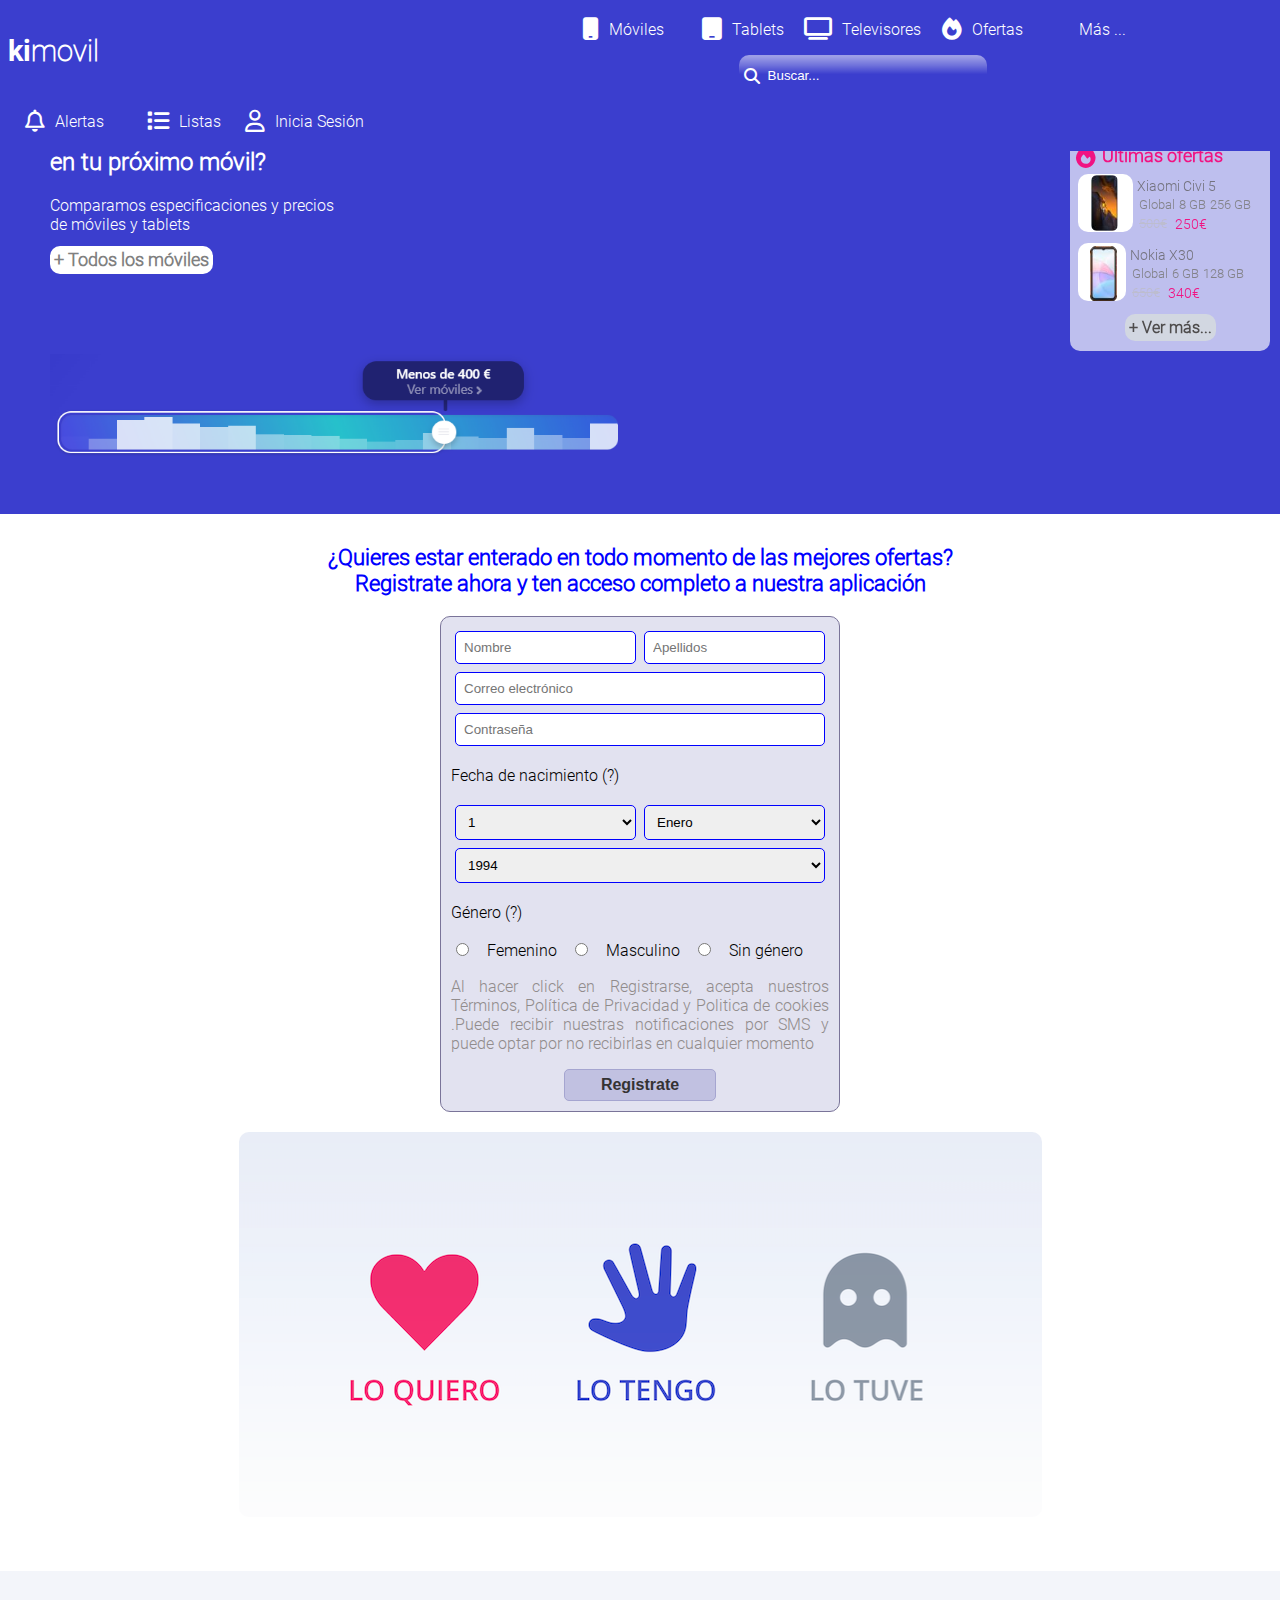
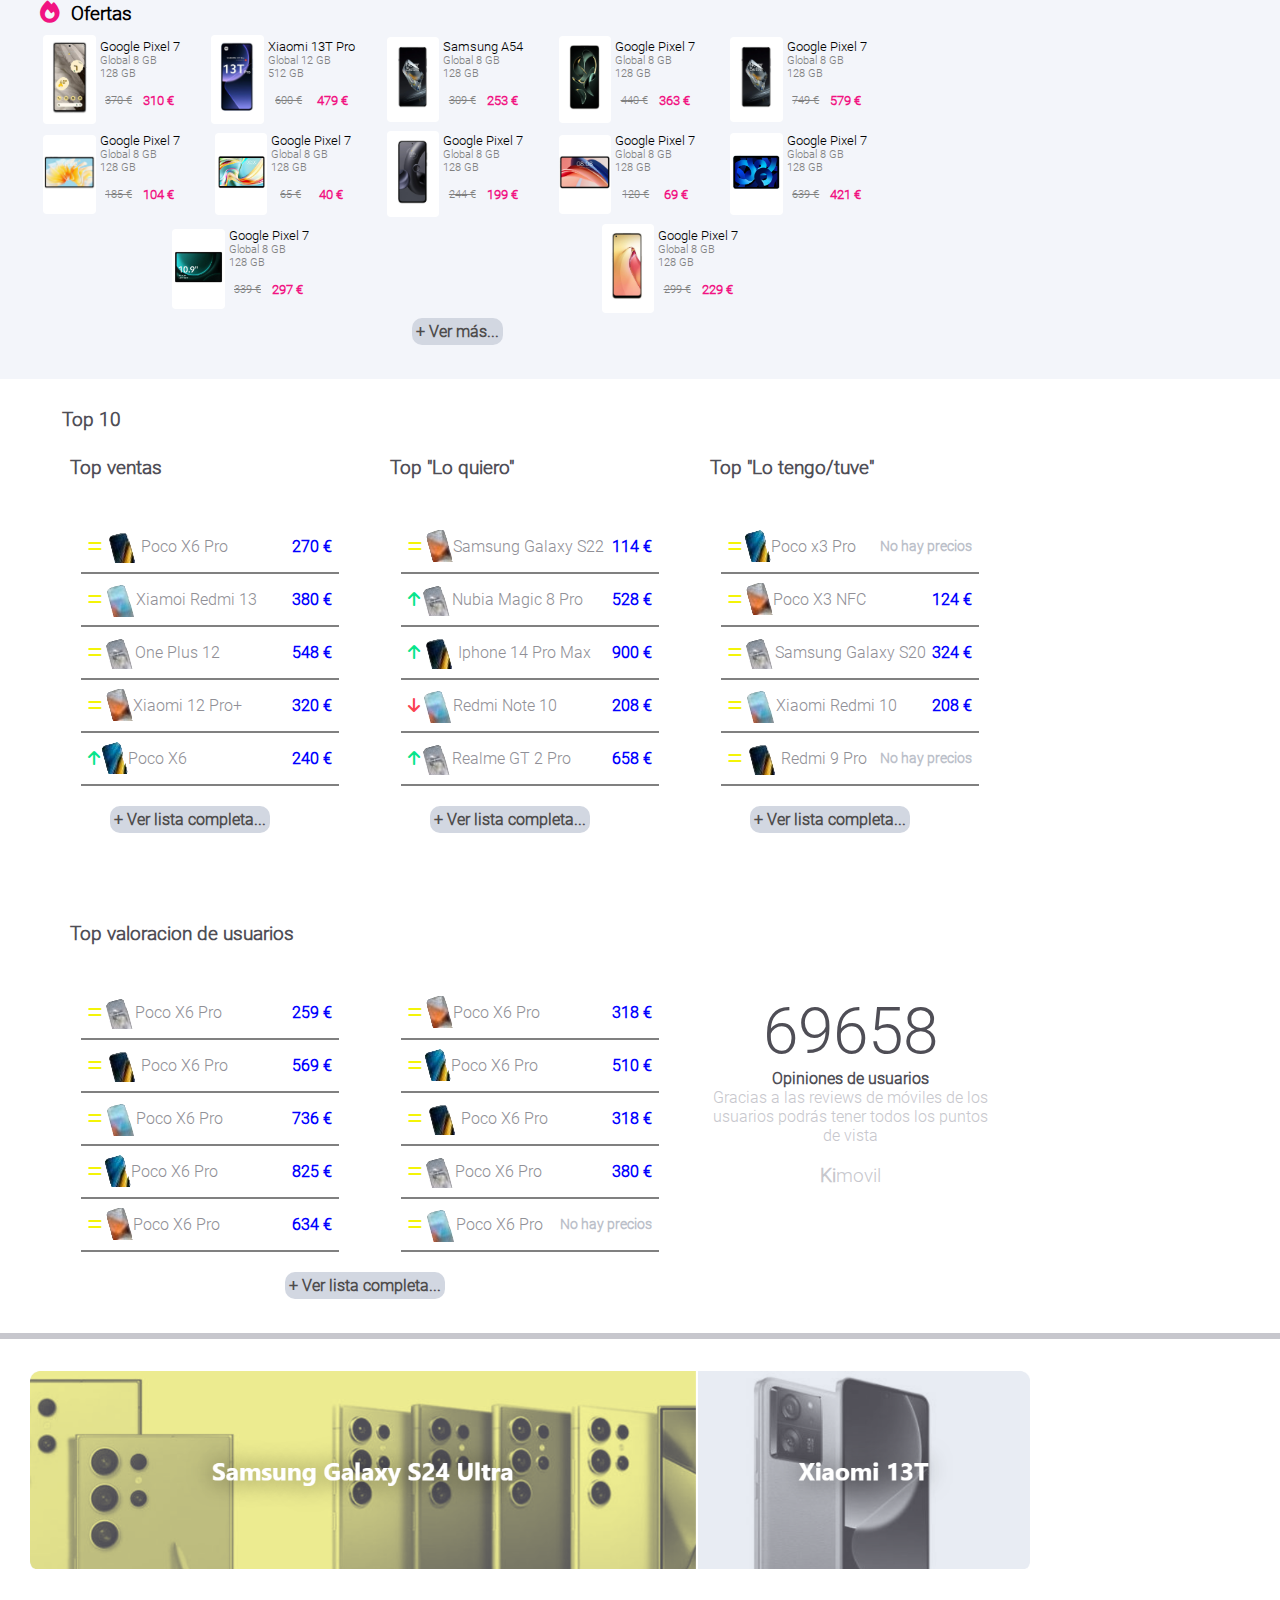
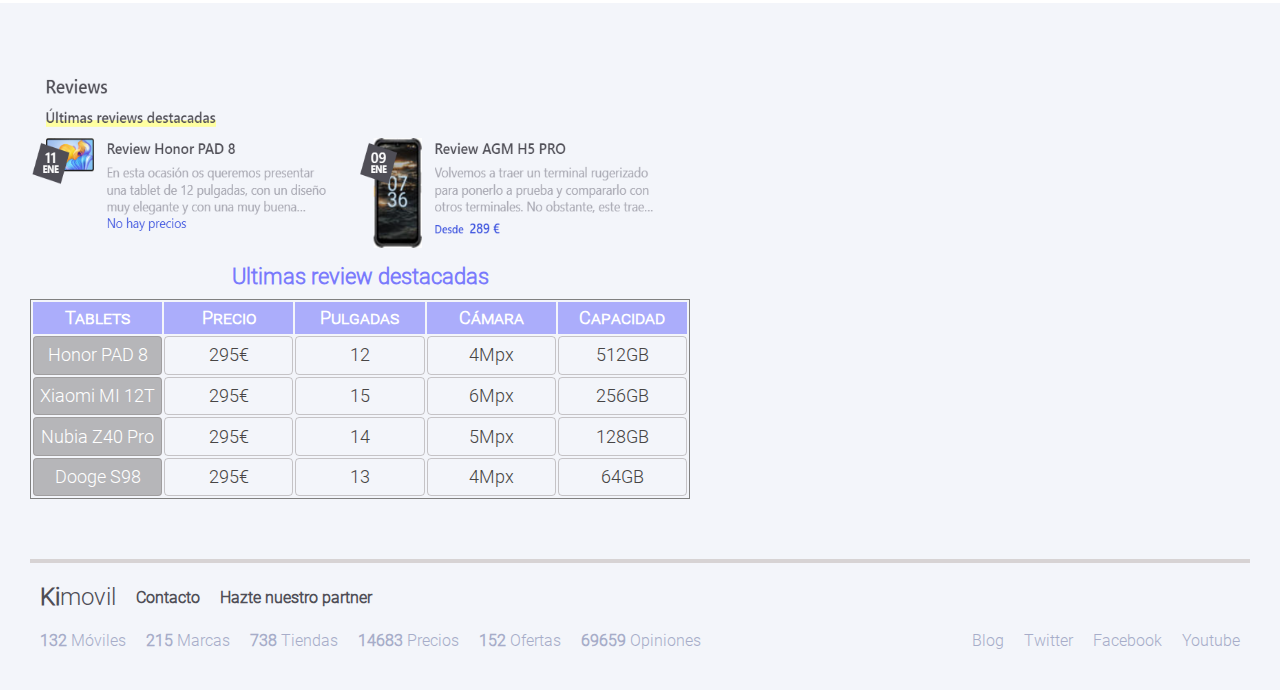
<file: index.html>
<!DOCTYPE html>
<html lang="en">

<head>
  <meta charset="UTF-8">
  <meta name="viewport" content="width=device-width, initial-scale=1.0">
  <title>Teléfonos móviles: tu smartphone (celular) al mejor precio - Kimovil</title>
  <link rel="stylesheet" href="./css/style.css">
  <link rel="stylesheet" href="./css/header.css">
  <link rel="stylesheet" href="./css/section.css">
  <link rel="stylesheet" href="./css/devices.css">
  <link rel="stylesheet" href="./css/forms.css">
  <link rel="stylesheet" href="./css/footer.css">
  <link rel="stylesheet" href="https://cdnjs.cloudflare.com/ajax/libs/font-awesome/6.5.1/css/all.min.css">
  <link rel="shortcut icon" href="./assets/imagesIndex/favicon.png" type="image/x-icon">
</head>


<body>
  <!-- header -->
  <header class="header">
    <div class="header-container">
      <!-- title header -->
      <h1 class="header__title">
        <a class="header__title-kimovil" href="./index.html">
          <span class="header__title header__title--bold">ki</span>movil
        </a>
      </h1>
      <!-- nav header -->
      <div class="nav-container">

        <!-- nav -->
        <nav class="nav">
          <ul class="nav__list">
            <li class="nav__item">
              <a class="nav__link" href="./pages/moviles.html">
                <i class="fa-solid fa-mobile icon"></i>
                <p class="nav__text">Móviles</p>
              </a>
            </li>
            <li class="nav__item">
              <a class="nav__link" href="https://www.kimovil.com/es/tablets">
                <i class="fa-solid fa-tablet icon"></i>
                <p class="nav__text">Tablets</p>
              </a>
            </li>
            <li class="nav__item">
              <a class="nav__link" href="https://www.kitele.com/es/comparar-televisores/f_c+countryCode.es">
                <i class="fa-solid fa-tv icon"></i>
                <p class="nav__text">Televisores</p>
              </a>
            </li>

            <li class="nav__item">
              <a class="nav__link" href="https://www.kimovil.com/es/special/dailydeals">
                <i class="fa-solid fa-fire icon"></i>
                <p class="nav__text">Ofertas</p>
              </a>
            </li>
            <li class="nav__item">
              <a class="nav__link" href="https://telegram.me/kimovil_chollos">
                <p class="nav__text">Más ...</p>
              </a>
            </li>
          </ul>
        </nav>

        <!-- input -->
        <div class="container__input">
          <label for="input" class="label">
            <i class="fa-solid fa-magnifying-glass icon__glass"></i>
            <input id="input" name="input" class="input" type="text" placeholder="Buscar...">
          </label>
        </div>
        <!-- nav container end-->
      </div>

      <!-- nav -->
      <nav class="nav">
        <ul class="nav__list">
          <li class="nav__item">
            <a class="nav__link" href="https://telegram.me/kimovil_chollos">
              <i class="fa-regular fa-bell icon"></i>
              <p class="nav__text">Alertas</p>
            </a>
          </li>
          <li class="nav__item">
            <a class="nav__link" href="https://telegram.me/kimovil_chollos">
              <i class="fa-solid fa-list icon"></i>
              <p class="nav__text">Listas</p>
            </a>
          </li>
          <li class="nav__item">
            <a class="nav__link"
              href="https://accounts.google.com/o/oauth2/auth/oauthchooseaccount?response_type=code&client_id=1019416491413-257v0oekv74nrieb6vu41ae0c8b315jq.apps.googleusercontent.com&scope=https%3A%2F%2Fwww.googleapis.com%2Fauth%2Fuserinfo.email%20https%3A%2F%2Fwww.googleapis.com%2Fauth%2Fuserinfo.profile&redirect_uri=https%3A%2F%2Fwww.kimovil.com%2Flogin%2Fcheck-google&service=lso&o2v=1&theme=mn&ddm=0&flowName=GeneralOAuthFlow">
              <i class="fa-regular fa-user icon"></i>
              <p class="nav__text">Inicia Sesión</p>
            </a>
          </li>
        </ul>
      </nav>
      <!-- header container end -->
    </div>
    <!-- header -->
  </header>
  <!-- container -->
  <div class="container">
    <!-- primer section que va al 100% -->
    <section class="section section--blue">
      <!-- el contenedor que tiene los artulos y tiene uns medidad fija -->
      <div class="section-container">
        <!-- SECTION PRINIPAL DE INFORMACION -->
        <div class="info">

          <!-- HEADER DE LA INFORMACION -->
          <div class="info__description">
            <h2 class="info__title">¿Cuánto te quieres gastar en tu próximo móvil?</h2>
            <p class="info__text">Comparamos especificaciones y precios de móviles y tablets</p>
            <a class="info__link" href="./pages/moviles.html" target="_blank">
              <strong>+ Todos los móviles</strong>
            </a>
          </div>


          <!-- INPUT RANGE PARA LOS PRECIOS -->
          <div class="info__container-range">
            <img class="comparador" src="./assets/imagesIndex/comparador1.png" alt="">
            <!-- seccion de todos los moviles y el range de precios -->
          </div>

          <!-- primer section que contiene titulo y subtitulo -->
        </div>
      </div>
    </section>

    <!-- CONTENEDOR FIXED -->
    <div class="advs">
      <div class="advs__title">
        <i class="fa-solid fa-fire icons"></i>
        <p class="title">Ultimas ofertas</p>
      </div>
      <div class="advs__phone">
        <div class="advs__phone-image">
          <img class="phone__image" src="./assets/imagesIndex/movilfixed.png" alt="movil1">
        </div>
        <div class="advs__phone-characteristics">
          <p class="phone__name">Xiaomi Civi 5</p>
          <div class="advs__memory">
            <p class="advs__memory-text">Global</p>
            <p class="advs__memory-text"> 8 GB </p>
            <p class="advs__memory-text"> 256 GB</p>
          </div>
          <div class="advs__price">
            <p class="price-original">500€</p>
            <p class="price-sales">250€</p>
          </div>
        </div>
      </div>

      <div class="advs__phone">
        <div class="advs__phone-image">
          <img class="phone__image" src="./assets/imagesIndex/movilfixed1.png" alt="movil1">
        </div>
        <div class="advs__phone-characteristics">
          <p class="phone__name">Nokia X30</p>
          <div class="advs__memory">
            <p class="advs__memory-text">Global</p>
            <p class="advs__memory-text"> 6 GB </p>
            <p class="advs__memory-text"> 128 GB</p>
          </div>
          <div class="advs__price">
            <p class="price-original">650€</p>
            <p class="price-sales">340€</p>
          </div>
        </div>
      </div>
         <!-- boton para ver mas articulos -->
         <div class="button button-advs">
          <a class="button__link" href="https://www.kimovil.com/es/special/dailydeals"
              target="_blank">
              <strong>+ Ver más...</strong>
          </a>
      </div>
    </div>

    

    <!-- *******FORMS***** -->
    <section class="section section--white">
      <div class="section-container ">
        <!-- formulario -->
        <div class="form-title">
          <p class="register">¿Quieres estar enterado en todo momento de las mejores ofertas?</p>
          <p class="register">Registrate ahora y ten acceso completo a nuestra aplicación</p>
        </div>

        <div class="container__form">
          <form class="form" action="">
            <div class="user-data">
              <input class="input-data" type="text" id="name" name="name" placeholder="Nombre">
              <input class="input-data" type="text" id="name" name="name" placeholder="Apellidos">
            </div>

            <div class="user-email">
              <input class="input-email" type="email" id="email" name="email" placeholder="Correo electrónico" required>
            </div>

            <div class="user-password">
              <input class="input-password" type="password" id="password" name="password" placeholder="Contraseña"
                required>
            </div>

            <p>Fecha de nacimiento (?)</p>

            <div class="user-date">
              <select class="input-date" name="day" id="day">
                <option value="day">1</option>
                <option value="day">2</option>
                <option value="day">3</option>
                <option value="day">4</option>
                <option value="day">5</option>
                <option value="day">6</option>
                <option value="day">7</option>
                <option value="day">8</option>
                <option value="day">9</option>
                <option value="day">10</option>
              </select>

              <select class="input-date" name="month" id="month">
                <option value="month">Enero</option>
                <option value="month">Febrero</option>
                <option value="month">Marzo</option>
                <option value="month">Abril</option>
                <option value="month">Mayo</option>
                <option value="month">Junio</option>
                <option value="month">Julio</option>
                <option value="month">Agosto</option>

              </select>

              <select class="input-date" name="year" id="year">
                <option value="year">1994</option>
                <option value="year">1995</option>
                <option value="year">1996</option>
                <option value="year">1997</option>
                <option value="year">1998</option>
                <option value="year">1999</option>
              </select>

            </div>

            <p>Género (?)</p>


            <div class="user-gender">
              <input class="input-gender" type="radio" id="femenino" name="femenino" value="Femenino">
              <label class="input-gender" for="">Femenino</label>

              <input class="input-gender" type="radio" id="masculino" name="masculino" value="Femenino">
              <label class="input-gender" for="">Masculino</label>

              <input class="input-gender" type="radio" id="gender" name="gender" value="Femenino">
              <label class="input-gender" for="">Sin género</label>



              <p class="accept-register">Al hacer click en Registrarse, acepta nuestros Términos, Política de Privacidad
                y
                Politica de cookies .Puede recibir nuestras notificaciones por SMS y puede optar por no recibirlas en
                cualquier momento</p>

              <div class="container-button">
                <button class="button-register">Registrate</button>
              </div>

            </div>
          </form>

          <!-- IMAGEN-->
          <div class="container__image-form">
            <img class="image__form" src="./assets/imagesIndex/iconos.webp" alt="">
          </div>


        </div>
      </div>
    </section>


    <!-- SECTION PRIMERA DE DISPOSITIVOS************************-->
    <section class="section section--gray">
      <!-- el contenedor que tiene los artulos y tiene uns medidad fija -->
      <div class="section-container section-container--phones">
        <!-- container ofertas -->
        <h3 class="section__title">
          <i class="fa-solid fa-fire icons"></i>
          Ofertas
        </h3>

        <!-- contenedor que tiene los moviles -->
        <div class="devices">

          <!-- CONETENDOR MOVIL 1 -->
          <div class="device">
            <!-- contenedor imagen -->
            <div class="device__container-image">
              <a class="device__link" href="">
                <img class="device__image" src="./assets/imagesIndex/movil1.png" alt="movil1">
              </a>
              <!-- contenedor imagen -->
            </div>

            <!-- contenedor de las caracterisitcas en columna -->
            <div class="characteristics">
              <p class="characteristics__text">Google Pixel 7</p>
              <p class="characteristics__text--gray">Global 8 GB</p>
              <p class="characteristics__text--gray">128 GB</p>

              <!-- contenedor precio tachado -->
              <div class="characteristics__prices">
                <p class="characteristics__price">370 €</p>
                <p class="characteristics__reduced">310 €</p>
              </div>
              <!-- contenedor de las caracterisitcas en columna -->
            </div>
            <!-- contenedor 1 del movil -->
          </div>

          <!-- CONTENEDOR MOVIL 2-->
          <div class="device">
            <!-- contenedor imagen -->
            <div class="device__container-image">
              <a class="device__link" href="">
                <img class="device__image" src="./assets/imagesIndex/movil2.png" alt="movil2">
              </a>
              <!-- contenedor imagen -->
            </div>

            <!-- contenedor de las caracterisitcas en columna -->
            <div class="characteristics">
              <p class="characteristics__text">Xiaomi 13T Pro</p>
              <p class="characteristics__text--gray">Global 12 GB</p>
              <p class="characteristics__text--gray">512 GB</p>

              <!-- contenedor precio tachado -->
              <div class="characteristics__prices">
                <p class="characteristics__price">600 €</p>
                <p class="characteristics__reduced">479 €</p>
              </div>
              <!-- contenedor de las caracterisitcas en columna -->
            </div>
            <!-- contenedor 2 del movil -->
          </div>

          <!-- CONTENEDOR MOVIL 3-->
          <div class="device">
            <!-- contenedor imagen -->
            <div class="device__container-image">
              <a class="device__link" href="">
                <img class="device__image" src="./assets/imagesIndex/movil3png.png" alt="movil3">
              </a>
              <!-- contenedor imagen -->
            </div>

            <!-- contenedor de las caracterisitcas en columna -->
            <div class="characteristics">
              <p class="characteristics__text">Samsung A54</p>
              <p class="characteristics__text--gray">Global 8 GB</p>
              <p class="characteristics__text--gray">128 GB</p>

              <!-- contenedor precio tachado -->
              <div class="characteristics__prices">
                <p class="characteristics__price">309 €</p>
                <p class="characteristics__reduced">253 €</p>
              </div>
              <!-- contenedor de las caracterisitcas en columna -->
            </div>
            <!-- contenedor 3 del movil -->
          </div>

          <!-- CONTENEDOR MOVIL 4-->
          <div class="device">
            <!-- contenedor imagen -->
            <div class="device__container-image">
              <a class="device__link" href="">
                <img class="device__image" src="./assets/imagesIndex/movil4.png" alt="movil4">
              </a>
              <!-- contenedor imagen -->
            </div>

            <!-- contenedor de las caracterisitcas en columna -->
            <div class="characteristics">
              <p class="characteristics__text">Google Pixel 7</p>
              <p class="characteristics__text--gray">Global 8 GB</p>
              <p class="characteristics__text--gray">128 GB</p>

              <!-- contenedor precio tachado -->
              <div class="characteristics__prices">
                <p class="characteristics__price">440 €</p>
                <p class="characteristics__reduced">363 €</p>
              </div>
              <!-- contenedor de las caracterisitcas en columna -->
            </div>
            <!-- contenedor 4 del movil -->
          </div>

          <!-- CONTENEDOR MOVIL 5-->
          <div class="device">
            <!-- contenedor imagen -->
            <div class="device__container-image">
              <a class="device__link" href="">
                <img class="device__image" src="./assets/imagesIndex/movil3png.png" alt="movil3">
              </a>
              <!-- contenedor imagen -->
            </div>

            <!-- contenedor de las caracterisitcas en columna -->
            <div class="characteristics">
              <p class="characteristics__text">Google Pixel 7</p>
              <p class="characteristics__text--gray">Global 8 GB</p>
              <p class="characteristics__text--gray">128 GB</p>

              <!-- contenedor precio tachado -->
              <div class="characteristics__prices">
                <p class="characteristics__price">749 €</p>
                <p class="characteristics__reduced">579 €</p>
              </div>
              <!-- contenedor de las caracterisitcas en columna -->
            </div>
            <!-- contenedor 5 del movil -->
          </div>

          <!-- CONTENEDOR MOVIL/TABLET 6-->
          <div class="device">
            <!-- contenedor imagen -->
            <div class="device__container-image device__container-image--tablet">
              <a href="">
                <img class="device__image" src="./assets/imagesIndex/tablet1.png" alt="movil1">
              </a>
              <!-- contenedor imagen -->
            </div>

            <!-- contenedor de las caracterisitcas en columna -->
            <div class="characteristics">
              <p class="characteristics__text">Google Pixel 7</p>
              <p class="characteristics__text--gray">Global 8 GB</p>
              <p class="characteristics__text--gray">128 GB</p>

              <!-- contenedor precio tachado -->
              <div class="characteristics__prices">
                <p class="characteristics__price">185 €</p>
                <p class="characteristics__reduced">104 €</p>
              </div>
              <!-- contenedor de las caracterisitcas en columna -->
            </div>
            <!-- contenedor 6 del movil -->
          </div>


          <!-- CONTENEDOR MOVIL 7-->
          <div class="device">
            <!-- contenedor imagen -->
            <div class="device__container-image device__container-image--tablet">
              <a class="device__link" href="">
                <img class="device__image" src="./assets/imagesIndex/tablet2.png" alt="tablet2">
              </a>
              <!-- contenedor imagen -->
            </div>

            <!-- contenedor de las caracterisitcas en columna -->
            <div class="characteristics">
              <p class="characteristics__text">Google Pixel 7</p>
              <p class="characteristics__text--gray">Global 8 GB</p>
              <p class="characteristics__text--gray">128 GB</p>

              <!-- contenedor precio tachado -->
              <div class="characteristics__prices">
                <p class="characteristics__price">65 €</p>
                <p class="characteristics__reduced">40 €</p>
              </div>
              <!-- contenedor de las caracterisitcas en columna -->
            </div>
            <!-- contenedor 7 del movil -->
          </div>


          <!-- CONTENEDOR MOVIL 8-->
          <div class="device">
            <!-- contenedor imagen -->
            <div class="device__container-image">
              <a class="device__link" href="">
                <img class="device__image" src="./assets/imagesIndex/moivl5.png" alt="movil5">
              </a>
              <!-- contenedor imagen -->
            </div>

            <!-- contenedor de las caracterisitcas en columna -->
            <div class="characteristics">
              <p class="characteristics__text">Google Pixel 7</p>
              <p class="characteristics__text--gray">Global 8 GB</p>
              <p class="characteristics__text--gray">128 GB</p>

              <!-- contenedor precio tachado -->
              <div class="characteristics__prices">
                <p class="characteristics__price">244 €</p>
                <p class="characteristics__reduced">199 €</p>
              </div>
              <!-- contenedor de las caracterisitcas en columna -->
            </div>
            <!-- contenedor 8 del movil -->
          </div>


          <!-- CONTENEDOR MOVIL 9-->
          <div class="device">
            <!-- contenedor imagen -->
            <div class="device__container-image device__container-image--tablet">
              <a class="device__link" href="">
                <img class="device__image" src="./assets/imagesIndex/tablet3.png" alt="tablet3">
              </a>
              <!-- contenedor imagen -->
            </div>

            <!-- contenedor de las caracterisitcas en columna -->
            <div class="characteristics">
              <p class="characteristics__text">Google Pixel 7</p>
              <p class="characteristics__text--gray">Global 8 GB</p>
              <p class="characteristics__text--gray">128 GB</p>

              <!-- contenedor precio tachado -->
              <div class="characteristics__prices">
                <p class="characteristics__price">120 €</p>
                <p class="characteristics__reduced">69 €</p>
              </div>
              <!-- contenedor de las caracterisitcas en columna -->
            </div>
            <!-- contenedor 9 del movil -->
          </div>


          <!-- CONTENEDOR MOVIL 10-->
          <div class="device">
            <!-- contenedor imagen -->
            <div class="device__container-image  device__container-image--tablet">
              <a class="device__link" href="">
                <img class="device__image" src="./assets/imagesIndex/tablet4.png" alt="tablet4">
              </a>
              <!-- contenedor imagen -->
            </div>

            <!-- contenedor de las caracterisitcas en columna -->
            <div class="characteristics">
              <p class="characteristics__text">Google Pixel 7</p>
              <p class="characteristics__text--gray">Global 8 GB</p>
              <p class="characteristics__text--gray">128 GB</p>

              <!-- contenedor precio tachado -->
              <div class="characteristics__prices">
                <p class="characteristics__price">639 €</p>
                <p class="characteristics__reduced">421 €</p>
              </div>
              <!-- contenedor de las caracterisitcas en columna -->
            </div>
            <!-- contenedor 10 del movil -->
          </div>


          <!-- CONTENEDOR MOVIL 11-->
          <div class="device">
            <!-- contenedor imagen -->
            <div class="device__container-image device__container-image--tablet">
              <a class="device__link" href="">
                <img class="device__image" src="./assets/imagesIndex/tablet5.png" alt="tablet5">
              </a>
              <!-- contenedor imagen -->
            </div>

            <!-- contenedor de las caracterisitcas en columna -->
            <div class="characteristics">
              <p class="characteristics__text">Google Pixel 7</p>
              <p class="characteristics__text--gray">Global 8 GB</p>
              <p class="characteristics__text--gray">128 GB</p>

              <!-- contenedor precio tachado -->
              <div class="characteristics__prices">
                <p class="characteristics__price">339 €</p>
                <p class="characteristics__reduced">297 €</p>
              </div>
              <!-- contenedor de las caracterisitcas en columna -->
            </div>
            <!-- contenedor 11 del movil -->
          </div>


          <!-- CONTENEDOR MOVIL 12-->
          <div class="device">
            <!-- contenedor imagen -->
            <div class="device__container-image">
              <a class="device__link" href="">
                <img class="device__image" src="./assets/imagesIndex/movil6.png" alt="movil6">
              </a>
              <!-- contenedor imagen -->
            </div>

            <!-- contenedor de las caracterisitcas en columna -->
            <div class="characteristics">
              <p class="characteristics__text">Google Pixel 7</p>
              <p class="characteristics__text--gray">Global 8 GB</p>
              <p class="characteristics__text--gray">128 GB</p>

              <!-- contenedor precio tachado -->
              <div class="characteristics__prices">
                <p class="characteristics__price">299 €</p>
                <p class="characteristics__reduced">229 €</p>
              </div>
              <!-- contenedor de las caracterisitcas en columna -->
            </div>
            <!-- contenedor 12 del movil -->
          </div>
          <!-- contenedor que tiene los moviles -->
        </div>

        <!-- boton para ver mas articulos -->
        <div class="button">
          <a class="button__link" href="https://www.kimovil.com/es/special/dailydeals" target="_blank">
            <strong>+ Ver más...</strong>
          </a>
        </div>

        <!-- el contenedor que tiene los artulos y tiene uns medidad fija -->
      </div>
      <!-- SECTION PRIMERA DE DISPOSITIVOS************************-->
    </section>

    <!-- *******SECTION SEGUNDA DE DISPOSITIVOS************************-->
    <section class="section section--white">
      <!-- el contenedor qur tiene los articulos y la meduda fija -->
      <div class="section-container section-container--sells">
        <h3 class="section__title section__title--sells">
          Top 10
        </h3>

        <!-- Section de los componentes d eventas -->
        <div class="sells">
          <!-- Componente primero top ventas -->
          <article class="sell">
            <h4 class="sell__title">
              Top ventas
            </h4>

            <!-- lista de los componentes -->
            <ol class="sell__list">

              <!-- COMPONENTE 1 -->
              <li class="sell__item">
                <!-- informacionn del componente -->
                <div class="sell__info">

                  <i class="icon--yellouw fa-solid fa-equals"></i>
                  <img src="./assets/imagesIndex/movilventas1.png" alt="movil1" class="sell__device">
                  <p class="sell__text">
                    Poco X6 Pro
                  </p>
                  <!-- informacionn del componente -->
                </div>
                <!--Precio componenete -->
                <p class="sell__price">
                  270 €
                </p>
              </li>
              <hr class="sell__line">
              <!-- COMPONENTE 1 -->

              <!-- COMPONENTE 2 -->
              <li class="sell__item">
                <!-- informacionn del componente -->
                <div class="sell__info">

                  <i class="icon--yellouw fa-solid fa-equals"></i>
                  <img src="./assets/imagesIndex/movilventas2.png" alt="movil2" class="sell__device">
                  <p class="sell__text">
                    Xiamoi Redmi 13
                  </p>
                  <!-- informacionn del componente -->
                </div>
                <!--Precio componenete -->
                <p class="sell__price">
                  380 €
                </p>
              </li>
              <hr class="sell__line">
              <!-- COMPONENTE 2 -->

              <!-- COMPONENTE 3 -->
              <li class="sell__item">
                <!-- informacionn del componente -->
                <div class="sell__info">

                  <i class="icon--yellouw fa-solid fa-equals"></i>
                  <img src="./assets/imagesIndex/movilventas3.png" alt="movil3" class="sell__device">
                  <p class="sell__text">
                    One Plus 12
                  </p>
                  <!-- informacionn del componente -->
                </div>
                <!--Precio componenete -->
                <p class="sell__price">
                  548 €
                </p>
              </li>
              <hr class="sell__line">
              <!-- COMPONENTE 3 -->


              <!-- COMPONENTE 4 -->
              <li class="sell__item">
                <!-- informacionn del componente -->
                <div class="sell__info">

                  <i class="icon--yellouw fa-solid fa-equals"></i>
                  <img src="./assets/imagesIndex/movilventas4.png" alt="movil4" class="sell__device">
                  <p class="sell__text">
                    Xiaomi 12 Pro+
                  </p>
                  <!-- informacionn del componente -->
                </div>
                <!--Precio componenete -->
                <p class="sell__price">
                  320 €
                </p>
              </li>
              <hr class="sell__line">
              <!-- COMPONENTE 4 -->


              <!-- COMPONENTE 5 -->
              <li class="sell__item">
                <!-- informacionn del componente -->
                <div class="sell__info">

                  <i class="icon--green fa-solid fa-arrow-up"></i>
                  <img src="./assets/imagesIndex/movilventas5.png" alt="movil5" class="sell__device">
                  <p class="sell__text">
                    Poco X6
                  </p>
                  <!-- informacionn del componente -->
                </div>
                <!--Precio componenete -->
                <p class="sell__price">
                  240 €
                </p>
              </li>
              <hr class="sell__line">
              <!-- COMPONENTE 5 -->
              <!-- lista de los componentes -->
            </ol>

            <!-- boton para ver mas articulos -->
            <div class="button button--different">
              <a class="button__link" href="">
                <strong>+ Ver lista completa...</strong>
              </a>
            </div>

            <!-- Componente primero top ventas -->
          </article>

          <!-- componente segundo top ventas -->
          <article class="sell">
            <h4 class="sell__title">
              Top "Lo quiero"
            </h4>

            <!-- lista de los componentes -->
            <ol class="sell__list">

              <!-- COMPONENTE 1 -->
              <li class="sell__item">
                <!-- informacionn del componente -->
                <div class="sell__info">

                  <i class="icon--yellouw fa-solid fa-equals"></i>
                  <img src="./assets/imagesIndex/movilventas4.png" alt="movil6" class="sell__device">
                  <p class="sell__text">
                    Samsung Galaxy S22
                  </p>
                  <!-- informacionn del componente -->
                </div>
                <!--Precio componenete -->
                <p class="sell__price">
                  114 €
                </p>
              </li>
              <hr class="sell__line">
              <!-- COMPONENTE 1 -->

              <!-- COMPONENTE 2 -->
              <li class="sell__item">
                <!-- informacionn del componente -->
                <div class="sell__info">

                  <i class="icon--green fa-solid fa-arrow-up"></i>
                  <img src="./assets/imagesIndex/movilventas3.png" alt="movil7" class="sell__device">
                  <p class="sell__text">
                    Nubia Magic 8 Pro
                  </p>
                  <!-- informacionn del componente -->
                </div>
                <!--Precio componenete -->
                <p class="sell__price">
                  528 €
                </p>
              </li>
              <hr class="sell__line">
              <!-- COMPONENTE 2 -->

              <!-- COMPONENTE 3 -->
              <li class="sell__item">
                <!-- informacionn del componente -->
                <div class="sell__info">

                  <i class="icon--green fa-solid fa-arrow-up"></i>
                  <img src="./assets/imagesIndex/movilventas1.png" alt="movil8" class="sell__device">
                  <p class="sell__text">
                    Iphone 14 Pro Max
                  </p>
                  <!-- informacionn del componente -->
                </div>
                <!--Precio componenete -->
                <p class="sell__price">
                  900 €
                </p>
              </li>
              <hr class="sell__line">
              <!-- COMPONENTE 3 -->


              <!-- COMPONENTE 4 -->
              <li class="sell__item">
                <!-- informacionn del componente -->
                <div class="sell__info">

                  <i class="icon--pink fa-solid fa-arrow-down"></i>
                  <img src="./assets/imagesIndex/movilventas2.png" alt="movil9" class="sell__device">
                  <p class="sell__text">
                    Redmi Note 10
                  </p>
                  <!-- informacionn del componente -->
                </div>
                <!--Precio componenete -->
                <p class="sell__price">
                  208 €
                </p>
              </li>
              <hr class="sell__line">
              <!-- COMPONENTE 4 -->


              <!-- COMPONENTE 5 -->
              <li class="sell__item">
                <!-- informacionn del componente -->
                <div class="sell__info">

                  <i class="icon--green fa-solid fa-arrow-up"></i>
                  <img src="./assets/imagesIndex/movilventas3.png" alt="movil10" class="sell__device">
                  <p class="sell__text">
                    Realme GT 2 Pro
                  </p>
                  <!-- informacionn del componente -->
                </div>
                <!--Precio componenete -->
                <p class="sell__price">
                  658 €
                </p>
              </li>
              <hr class="sell__line">
              <!-- COMPONENTE 5 -->
              <!-- lista de los componentes -->
            </ol>

            <!-- boton para ver mas articulos -->
            <div class="button button--different">
              <a class="button__link" href="">
                <strong>+ Ver lista completa...</strong>
              </a>
            </div>

            <!-- Componente segundo primero top ventas -->
          </article>

          <!-- Componente tecero top ventas -->
          <article class="sell">
            <h4 class="sell__title">
              Top "Lo tengo/tuve"
            </h4>

            <!-- lista de los componentes -->
            <ol class="sell__list">

              <!-- COMPONENTE 1 -->
              <li class="sell__item">
                <!-- informacionn del componente -->
                <div class="sell__info">

                  <i class="icon--yellouw fa-solid fa-equals"></i>
                  <img src="./assets/imagesIndex/movilventas5.png" alt="movil11" class="sell__device">
                  <p class="sell__text">
                    Poco x3 Pro
                  </p>
                  <!-- informacionn del componente -->
                </div>
                <!--Precio componenete -->
                <p class="sell__price sell__price--different">
                  No hay precios
                </p>
              </li>
              <hr class="sell__line">
              <!-- COMPONENTE 1 -->

              <!-- COMPONENTE 2 -->
              <li class="sell__item">
                <!-- informacionn del componente -->
                <div class="sell__info">

                  <i class="icon--yellouw fa-solid fa-equals"></i>
                  <img src="./assets/imagesIndex/movilventas4.png" alt="movil12" class="sell__device">
                  <p class="sell__text">
                    Poco X3 NFC
                  </p>
                  <!-- informacionn del componente -->
                </div>
                <!--Precio componenete -->
                <p class="sell__price">
                  124 €
                </p>
              </li>
              <hr class="sell__line">
              <!-- COMPONENTE 2 -->

              <!-- COMPONENTE 3 -->
              <li class="sell__item">
                <!-- informacionn del componente -->
                <div class="sell__info">

                  <i class="icon--yellouw fa-solid fa-equals"></i>
                  <img src="./assets/imagesIndex/movilventas3.png" alt="movil13" class="sell__device">
                  <p class="sell__text">
                    Samsung Galaxy S20
                  </p>
                  <!-- informacionn del componente -->
                </div>
                <!--Precio componenete -->
                <p class="sell__price">
                  324 €
                </p>
              </li>
              <hr class="sell__line">
              <!-- COMPONENTE 3 -->


              <!-- COMPONENTE 4 -->
              <li class="sell__item">
                <!-- informacionn del componente -->
                <div class="sell__info">

                  <i class="icon--yellouw fa-solid fa-equals"></i>
                  <img src="./assets/imagesIndex/movilventas2.png" alt="movil14" class="sell__device">
                  <p class="sell__text">
                    Xiaomi Redmi 10
                  </p>
                  <!-- informacionn del componente -->
                </div>
                <!--Precio componenete -->
                <p class="sell__price">
                  208 €
                </p>
              </li>
              <hr class="sell__line">
              <!-- COMPONENTE 4 -->


              <!-- COMPONENTE 5 -->
              <li class="sell__item">
                <!-- informacionn del componente -->
                <div class="sell__info">

                  <i class="icon--yellouw fa-solid fa-equals"></i>
                  <img src="./assets/imagesIndex/movilventas1.png" alt="movil15" class="sell__device">
                  <p class="sell__text">
                    Redmi 9 Pro
                  </p>
                  <!-- informacionn del componente -->
                </div>
                <!--Precio componenete -->
                <p class="sell__price sell__price--different">
                  No hay precios
                </p>
              </li>
              <hr class="sell__line">
              <!-- COMPONENTE 5 -->
              <!-- lista de los componentes -->
            </ol>

            <!-- boton para ver mas articulos -->
            <div class="button button--different">
              <a class="button__link" href="https://www.kimovil.com/es/special/dailydeals" target="_blank">
                <strong>+ Ver lista completa...</strong>
              </a>
            </div>

            <!-- Componente tecero top ventas -->
          </article>
          <!-- Section de los componentes d eventas -->
        </div>
        <!-- el contenedor qur tiene los articulos y la meduda fija -->
      </div>
      <!-- *******SECTION SEGUNDA DE DISPOSITIVOS************************-->
    </section>



    <!-- ***********SECTION TERCERA DE DISPOSITIVOS************* -->
    <section class="section section--white">
      <!-- el contenedor qur tiene los articulos y la meduda fija -->
      <div class="section-container section-container--sells">
        <!-- Section de los componentes d eventas -->
        <div class="sells">
          <!-- contenedor que abarca las dos listas -->
          <div class="sells-container--assements">
            <!-- Componente primero top ventas -->
            <article class="sell">
              <h4 class="sell__title">
                Top valoracion de usuarios
              </h4>

              <!-- lista de los componentes -->
              <ol class="sell__list">

                <!-- COMPONENTE 1 -->
                <li class="sell__item">
                  <!-- informacionn del componente -->
                  <div class="sell__info">

                    <i class="icon--yellouw fa-solid fa-equals"></i>
                    <img src="./assets/imagesIndex/movilventas3.png" alt="movil16" class="sell__device">
                    <p class="sell__text">
                      Poco X6 Pro
                    </p>
                    <!-- informacionn del componente -->
                  </div>
                  <!--Precio componenete -->
                  <p class="sell__price">
                    259 €
                  </p>
                </li>
                <hr class="sell__line">
                <!-- COMPONENTE 1 -->

                <!-- COMPONENTE 2 -->
                <li class="sell__item">
                  <!-- informacionn del componente -->
                  <div class="sell__info">

                    <i class="icon--yellouw fa-solid fa-equals"></i>
                    <img src="./assets/imagesIndex/movilventas1.png" alt="movil17" class="sell__device">
                    <p class="sell__text">
                      Poco X6 Pro
                    </p>
                    <!-- informacionn del componente -->
                  </div>
                  <!--Precio componenete -->
                  <p class="sell__price">
                    569 €
                  </p>
                </li>
                <hr class="sell__line">
                <!-- COMPONENTE 2 -->

                <!-- COMPONENTE 3 -->
                <li class="sell__item">
                  <!-- informacionn del componente -->
                  <div class="sell__info">

                    <i class="icon--yellouw fa-solid fa-equals"></i>
                    <img src="./assets/imagesIndex/movilventas2.png" alt="movil18" class="sell__device">
                    <p class="sell__text">
                      Poco X6 Pro
                    </p>
                    <!-- informacionn del componente -->
                  </div>
                  <!--Precio componenete -->
                  <p class="sell__price">
                    736 €
                  </p>
                </li>
                <hr class="sell__line">
                <!-- COMPONENTE 3 -->


                <!-- COMPONENTE 4 -->
                <li class="sell__item">
                  <!-- informacionn del componente -->
                  <div class="sell__info">

                    <i class="icon--yellouw fa-solid fa-equals"></i>
                    <img src="./assets/imagesIndex/movilventas5.png" alt="movil19" class="sell__device">
                    <p class="sell__text">
                      Poco X6 Pro
                    </p>
                    <!-- informacionn del componente -->
                  </div>
                  <!--Precio componenete -->
                  <p class="sell__price">
                    825 €
                  </p>
                </li>
                <hr class="sell__line">
                <!-- COMPONENTE 4 -->


                <!-- COMPONENTE 5 -->
                <li class="sell__item">
                  <!-- informacionn del componente -->
                  <div class="sell__info">

                    <i class="icon--yellouw fa-solid fa-equals"></i>
                    <img src="./assets/imagesIndex/movilventas4.png" alt="movil20" class="sell__device">
                    <p class="sell__text">
                      Poco X6 Pro
                    </p>
                    <!-- informacionn del componente -->
                  </div>
                  <!--Precio componenete -->
                  <p class="sell__price">
                    634 €
                  </p>
                </li>
                <hr class="sell__line">
                <!-- COMPONENTE 5 -->
                <!-- lista de los componentes -->
              </ol>


              <!-- Componente primero top ventas -->
            </article>

            <!-- componente segundo top ventas -->
            <article class="sell">


              <!-- lista de los componentes -->
              <ol class="sell__list">

                <!-- COMPONENTE 1 -->
                <li class="sell__item">
                  <!-- informacionn del componente -->
                  <div class="sell__info">

                    <i class="icon--yellouw fa-solid fa-equals"></i>
                    <img src="./assets/imagesIndex/movilventas4.png" alt="movil21" class="sell__device">
                    <p class="sell__text">
                      Poco X6 Pro
                    </p>
                    <!-- informacionn del componente -->
                  </div>
                  <!--Precio componenete -->
                  <p class="sell__price">
                    318 €
                  </p>
                </li>
                <hr class="sell__line">
                <!-- COMPONENTE 1 -->

                <!-- COMPONENTE 2 -->
                <li class="sell__item">
                  <!-- informacionn del componente -->
                  <div class="sell__info">

                    <i class="icon--yellouw fa-solid fa-equals"></i>
                    <img src="./assets/imagesIndex/movilventas5.png" alt="movil22" class="sell__device">
                    <p class="sell__text">
                      Poco X6 Pro
                    </p>
                    <!-- informacionn del componente -->
                  </div>
                  <!--Precio componenete -->
                  <p class="sell__price">
                    510 €
                  </p>
                </li>
                <hr class="sell__line">
                <!-- COMPONENTE 2 -->

                <!-- COMPONENTE 3 -->
                <li class="sell__item">
                  <!-- informacionn del componente -->
                  <div class="sell__info">

                    <i class="icon--yellouw fa-solid fa-equals"></i>
                    <img src="./assets/imagesIndex/movilventas1.png" alt="movil23" class="sell__device">
                    <p class="sell__text">
                      Poco X6 Pro
                    </p>
                    <!-- informacionn del componente -->
                  </div>
                  <!--Precio componenete -->
                  <p class="sell__price">
                    318 €
                  </p>
                </li>
                <hr class="sell__line">
                <!-- COMPONENTE 3 -->


                <!-- COMPONENTE 4 -->
                <li class="sell__item">
                  <!-- informacionn del componente -->
                  <div class="sell__info">

                    <i class="icon--yellouw fa-solid fa-equals"></i>
                    <img src="./assets/imagesIndex/movilventas3.png" alt="movil24" class="sell__device">
                    <p class="sell__text">
                      Poco X6 Pro
                    </p>
                    <!-- informacionn del componente -->
                  </div>
                  <!--Precio componenete -->
                  <p class="sell__price">
                    380 €
                  </p>
                </li>
                <hr class="sell__line">
                <!-- COMPONENTE 4 -->


                <!-- COMPONENTE 5 -->
                <li class="sell__item">
                  <!-- informacionn del componente -->
                  <div class="sell__info">

                    <i class="icon--yellouw fa-solid fa-equals"></i>
                    <img src="./assets/imagesIndex/movilventas2.png" alt="movil25" class="sell__device">
                    <p class="sell__text">
                      Poco X6 Pro
                    </p>
                    <!-- informacionn del componente -->
                  </div>
                  <!--Precio componenete -->
                  <p class="sell__price sell__price--different">
                    No hay precios
                  </p>
                </li>
                <hr class="sell__line">
                <!-- COMPONENTE 5 -->
                <!-- lista de los componentes -->
              </ol>



              <!-- Componente segundo primero top ventas -->
            </article>

            <!-- boton para ver mas articulos -->
            <div class="button button--different">
              <a class="button__link" href="">
                <strong>+ Ver lista completa...</strong>
              </a>
            </div>
          </div>
          <!-- opiniones de usuarios -->
          <div class="opinions">
            <p class="opinions__text--number">69658</p>
            <p class="opinions__text--user">Opiniones de usuarios</p>
            <p class="opinions__text">Gracias a las reviews de móviles de los usuarios
              podrás tener todos los puntos de vista</p>
            <p class="opinions__text--kimovil"><strong>Ki</strong>movil</p>
          </div>

          <!-- Section de los componentes d eventas -->
        </div>
        <!-- el contenedor qur tiene los articulos y la meduda fija -->
      </div>
      <!-- *******SECTION TERCERA DE DISPOSITIVOS************************-->
    </section>

    <!-- *****BORDE GRISSSS********* -->
    <div class="border__gris">
    </div>
    <!-- *****BORDE GRISSSS********* -->


    <!-- ******SECTION FOTOS MOVILES GRANDES -->
    <section class="section section--white">
      <div class="section-container--phones">
        <a class="section-container--image" href="">
          <img class="image-phones" src="./assets/imagesIndex/Imagengrandemoviles.png" alt="">
        </a>
      </div>
      <!-- ******SECTION FOTOS MOVILES GRANDES -->
    </section>

    <!-- SECTION TASBLA -->
    <section class="section section--gray">
      <div class="section-container section-container--table">

        <!-- imagen -->
        <div class="container__reviews-image">
          <img class="reviews__image" src="./assets/imagesIndex/reviews.png" alt="reviews">
        </div>
        
        <!--septima tabla-->
        <table class="table">

          <!--titulo-->
          <caption class="table__title">Ultimas review destacadas</caption>

          <tr class>
            <th class="th">Tablets</th>
            <th class="th">Precio</th>
            <th class="th">Pulgadas</th>
            <th class="th">Cámara</th>
            <th class="th">Capacidad</th>
          </tr>

          <tr>
            <td class="td td__background td__letter">Honor PAD 8</td>
            <td class="td background">295€</td>
            <td class="td background">12</td>
            <td class="td background">4Mpx</td>
            <td class="td background">512GB</td>
          </tr>

          <tr>
            <td class="td td__background td__letter">Xiaomi MI 12T</td>
            <td class="td background">295€</td>
            <td class="td background">15</td>
            <td class="td background">6Mpx</td>
            <td class="td background">256GB</td>
          </tr>

          <tr>
            <td class="td td__background td__letter">Nubia Z40 Pro</td>
            <td class="td background">295€</td>
            <td class="td background">14</td>
            <td class="td background">5Mpx</td>
            <td class="td background">128GB</td>
          </tr>

          <tr>
            <td class="td td__background td__letter">Dooge S98</td>
            <td class="td background">295€</td>
            <td class="td background">13</td>
            <td class="td background">4Mpx</td>
            <td class="td background">64GB</td>
          </tr>

          <!--septima tabla-->
        </table>
      </div>
    </section>

    <!-- *****BORDE GRISSSS********* -->
    <!-- <div class="border__gris"> -->
  </div>
  <!-- *****BORDE GRISSSS********* -->


  <!-- *****FOOTERR****** -->
  <section class="section section--gray">
    <div class="section-container">
      <footer class="footer">

        <!-- primera linea -->
        <div class="footer__link">
          <a class="footer__link--kimovil" href="https://www.kimovil.com/es/todas-las-marcas-de-moviles">
            <p class="link-kimovil" target="_blank"><strong>Ki</strong>movil</p>
          </a>

          <a href="https://www.kimovil.com/es/info/contacto" target="_blank" class="footer__link--contact">
            <p class="link-kimovil"><strong>Contacto</strong></p>
          </a>


          <a href="https://www.kimovil.com/es/info/contacto#contact-store" target="_blank"
            class="footer__link--contact">
            <p class="link-kimovil"><strong>Hazte nuestro partner</strong></p>
          </a>
        </div>

        <!-- segunda linea -->
        <div class="footer__link--networks">

          <div class="footer__link--numbers">
            <a class="footer__link--contact" href="https://www.kimovil.com/es/comparar-moviles">
              <p class="link"><strong>132 </strong>Móviles</p>
            </a>

            <a href="https://www.kimovil.com/es/todas-las-marcas-de-moviles" target="_blank"
              class="footer__link--contact">
              <p class="link"><strong>215</strong> Marcas</p>
            </a>


            <a href="https://www.kimovil.com/es/cupones-tiendas" target="_blank" class="footer__link--contact">
              <p class="link"><strong>738</strong> Tiendas</p>
            </a>

            <a href="https://www.kimovil.com/es/special/dailydeals" target="_blank" class="footer__link--contact">
              <p class="link"><strong>14683</strong> Precios</p>
            </a>

            <a href="https://www.kimovil.com/es/special/dailydeals" target="_blank" class="footer__link--contact">
              <p class="link"><strong>152</strong> Ofertas</p>
            </a>

            <a href="https://www.kimovil.com/es/opiniones/ultimas-anadidas" target="_blank"
              class="footer__link--contact">
              <p class="link"><strong>69659 </strong>Opiniones</p>
            </a>


          </div>


          <div class="social-networks">
            <a href="https://blog.kimovil.com/es/" target="_blank" class="footer__link--contact">
              <p class="link">Blog</p>
            </a>

            <a href="https://twitter.com/i/flow/login?redirect_after_login=%2Fkimovil" target="_blank"
              class="footer__link--contact">
              <p class="link">Twitter</p>
            </a>

            <a href="https://www.facebook.com/kimovil" target="_blank" class="footer__link--contact">
              <p class="link">Facebook</p>
            </a>

            <a href="https://www.youtube.com/user/kimovilreviews" target="_blank" class="footer__link--contact">
              <p class="link">Youtube</p>
            </a>
          </div>

        </div>
    </div>

    </footer>
    </div>




  </section>


  <!-- container end-->
  </div>
</body>

</html>
</file>
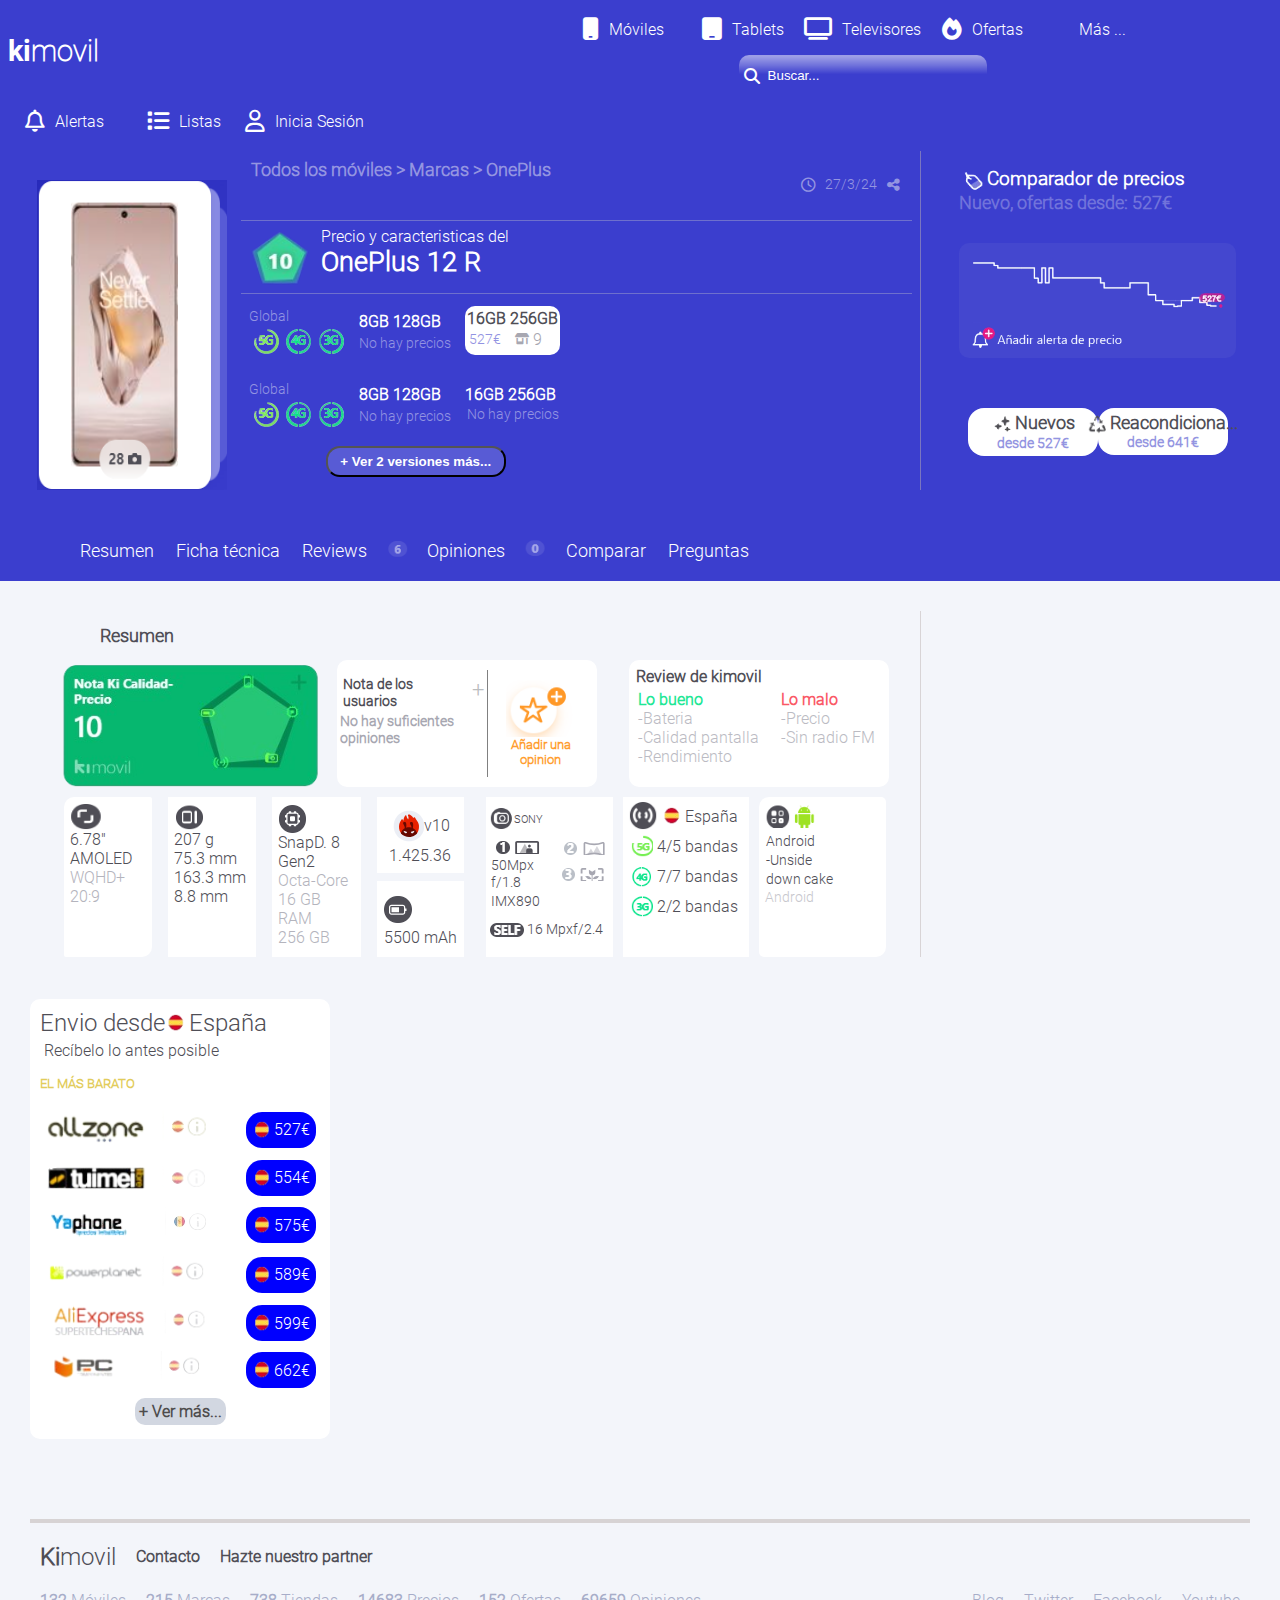
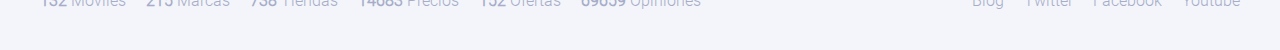
<file: pages/movil.html>
<!DOCTYPE html>
<html lang="en">

<head>
    <meta charset="UTF-8">
    <meta name="viewport" content="width=device-width, initial-scale=1.0">
    <title>Teléfonos móviles: tu smartphone (celular) al mejor precio - Kimovil</title>
    <link rel="stylesheet" href="../css/style.css">
    <link rel="stylesheet" href="../css/moviles.css">
    <link rel="stylesheet" href="../css/header.css">
    <link rel="stylesheet" href="../css/section.css">
    <link rel="stylesheet" href="../css/movil.css">
    <!-- <link rel="stylesheet" href="../css/devices.css"> -->
    <!-- <link rel="stylesheet" href="../css/forms.css"> -->
    <link rel="stylesheet" href="../css/footer.css">
    <link rel="stylesheet" href="https://cdnjs.cloudflare.com/ajax/libs/font-awesome/6.5.1/css/all.min.css">
    <link rel="shortcut icon" href="../assets/imagesIndex/favicon.png" type="image/x-icon">
</head>

<body>
    <!-- header -->
    <header class="header">
        <div class="header-container">
            <!-- title header -->
            <h1 class="header__title">
                <a class="header__title-kimovil" href="../index.html">
                    <span class="header__title header__title--bold">ki</span>movil
                </a>
            </h1>
            <!-- nav header -->
            <div class="nav-container">

                <!-- nav -->
                <nav class="nav">
                    <ul class="nav__list">
                        <li class="nav__item">
                            <a class="nav__link" href="./moviles.html">
                                <i class="fa-solid fa-mobile icon"></i>
                                <p class="nav__text">Móviles</p>
                            </a>
                        </li>
                        <li class="nav__item">
                            <a class="nav__link" href="https://www.kimovil.com/es/tablets">
                                <i class="fa-solid fa-tablet icon"></i>
                                <p class="nav__text">Tablets</p>
                            </a>
                        </li>
                        <li class="nav__item">
                            <a class="nav__link"
                                href="https://www.kitele.com/es/comparar-televisores/f_c+countryCode.es">
                                <i class="fa-solid fa-tv icon"></i>
                                <p class="nav__text">Televisores</p>
                            </a>
                        </li>

                        <li class="nav__item">
                            <a class="nav__link" href="https://www.kimovil.com/es/special/dailydeals">
                                <i class="fa-solid fa-fire icon"></i>
                                <p class="nav__text">Ofertas</p>
                            </a>
                        </li>
                        <li class="nav__item">
                            <a class="nav__link" href="https://telegram.me/kimovil_chollos">
                                <p class="nav__text">Más ...</p>
                            </a>
                        </li>
                    </ul>
                </nav>

                <!-- input -->
                <div class="container__input">
                    <label for="input" class="label">
                        <i class="fa-solid fa-magnifying-glass icon__glass"></i>
                        <input name="input" class="input" type="text" placeholder="Buscar...">
                    </label>
                </div>
                <!-- NAV CONTAINER END -->
            </div>

            <!-- nav -->
            <nav class="nav">
                <ul class="nav__list">
                    <li class="nav__item">
                        <a class="nav__link" href="https://telegram.me/kimovil_chollos">
                            <i class="fa-regular fa-bell icon"></i>
                            <p class="nav__text">Alertas</p>
                        </a>
                    </li>
                    <li class="nav__item">
                        <a class="nav__link" href="https://telegram.me/kimovil_chollos">
                            <i class="fa-solid fa-list icon"></i>
                            <p class="nav__text">Listas</p>
                        </a>
                    </li>
                    <li class="nav__item">
                        <a class="nav__link"
                            href="https://accounts.google.com/o/oauth2/auth/oauthchooseaccount?response_type=code&client_id=1019416491413-257v0oekv74nrieb6vu41ae0c8b315jq.apps.googleusercontent.com&scope=https%3A%2F%2Fwww.googleapis.com%2Fauth%2Fuserinfo.email%20https%3A%2F%2Fwww.googleapis.com%2Fauth%2Fuserinfo.profile&redirect_uri=https%3A%2F%2Fwww.kimovil.com%2Flogin%2Fcheck-google&service=lso&o2v=1&theme=mn&ddm=0&flowName=GeneralOAuthFlow">
                            <i class="fa-regular fa-user icon"></i>
                            <p class="nav__text">Inicia Sesión</p>
                        </a>
                    </li>
                </ul>
            </nav>
            <!-- header container end -->
        </div>
        <!-- header -->
    </header>

    <!-- container -->
    <div class="container">
        <!-- seccion azul -->
        <section class="section section--blue">
            <div class="section-container section-container--details">
                <!-- ccontenedor que abarca todo -->
                <!-- detaññe de un movil -->
                <article class="details">
                    <!-- imagen movil -->
                    <div class="details__container-image">
                        <img class="details__image" src="../assets/imagesMovil/movil.png" alt="">
                    </div>
                    <!-- titulo de detalles -->
                    <!-- contenedor en columna -->
                    <div class="details__container">
                        <div class="details__title">
                            <div class="details__container-title">
                                <p class="title">Todos los móviles > Marcas > OnePlus</p>
                            </div>

                            <div class="details__date">
                                <i class="fa-regular fa-clock icon-clock"></i>
                                <p class="date">27/3/24</p>
                                <i class="fa-solid fa-share-nodes icon-share"></i>
                            </div>

                        </div>
                        <!-- puntuacion movil. nombre,  -->
                        <div class="details__name">
                            <!-- image puntuacion -->
                            <div class="details__puntuaction">
                                <div class="details__container-puntuacion">
                                    <img class="puntuaction" src="../assets/imagesMovil/puntuacion.png" alt="">
                                </div>
                                <!-- nombre del movil -->
                                <div class="details__name-phone">
                                    <p class="first__name">Precio y caracteristicas del</p>
                                    <p class="last__name">OnePlus 12 R</p>

                                </div>
                                <!--contenedor ountuacion  -->
                            </div>
                            <!-- puntuacion movil. nombre,  -->
                        </div>
                        <!-- contenedor de memoria -->
                        <div class="details__memory">
                            <!-- contenedor en columna -->
                            <div class="details__memory-container">
                                <!-- contenedor cobertura en columna -->
                                <div class="details__coverage">
                                    <p class="details__coverage-text">Global</p>
                                    <div class="details__coverage-image">
                                        <img class="coverage__image" src="../assets/imagesMovil/coberturasinfondo.png"
                                            alt="">
                                    </div>
                                    <!-- contenedor cobertura en columna -->
                                </div>

                                <!-- contenedor cobertura en columna -->
                                <div class="details__coverage">
                                    <p class="details__coverage-memory">8GB 128GB</p>
                                    <div class="details__coverage-image">
                                        <p class="details__coverage-text">No hay precios</p>
                                    </div>
                                    <!-- contenedor cobertura en columna -->
                                </div>

                                <!-- contenedor cobertura en columna -->
                                <div class="details__coverage details__coverage--different">
                                    <p class="details__coverage-price">16GB 256GB</p>
                                    <!-- contenedor en flex -->
                                    <div class="details__container-coverage">
                                        <p class="details__coverage-text">527€</p>
                                        <i class="fa-solid fa-shop icon-coverage"></i>
                                        <p class="coverage-shop">9</p>
                                    </div>
                                    <!-- contenedor cobertura en columna -->
                                </div>




                                <!-- contenedor en columna -->
                            </div>


                            <!-- contenedor en columna -->
                            <div class="details__memory-container">
                                <!-- contenedor cobertura en columna -->
                                <div class="details__coverage">
                                    <p class="details__coverage-text">Global</p>
                                    <div class="details__coverage-image">
                                        <img class="coverage__image" src="../assets/imagesMovil/coberturasinfondo.png"
                                            alt="">
                                    </div>
                                    <!-- contenedor cobertura en columna -->
                                </div>

                                <!-- contenedor cobertura en columna -->
                                <div class="details__coverage">
                                    <p class="details__coverage-memory">8GB 128GB</p>
                                    <div class="details__coverage-image">
                                        <p class="details__coverage-text">No hay precios</p>
                                    </div>
                                    <!-- contenedor cobertura en columna -->
                                </div>

                                <!-- contenedor cobertura en columna -->
                                <div class="details__coverage details__coverage--second">
                                    <p class="details__coverage-different">16GB 256GB</p>
                                    <!-- contenedor en flex -->
                                    <div class="details__container-coverage">
                                        <p class="details__coverage-text">No hay precios</p>
                                    </div>
                                    <!-- contenedor cobertura en columna -->
                                </div>

                                <!-- contenedor en columna -->
                            </div>


                            <!-- boton ver mas -->
                            <div class="details__button-container">
                                <button class="details__coverage-button">+ Ver 2 versiones más...</button>
                            </div>

                            <!-- contenedor de memoria -->
                        </div>
                        <!-- CONTENEDOR DESPUES DE LOS DETALLES DEL MOVIL-->
                        <!-- contenedor en columna -->
                    </div>



                </article>

                


                <!-- contenedor de ofertas derecha -->
                <div class="container__offers-comparator">
                    <!-- contenedor en columna del titulo-->
                    <div class="title">
                        <div class="offers-comparator">
                            <div class="offers-comaparator-text">
                                <div class="container__image-label">
                                    <img class="image__label" src="../assets/imagesMovil/etiqueta.png" alt="">
                                </div>
                                <p class="offers__title">Comparador de precios</p>

                            </div>
                            <p class="offers__subtitle">Nuevo, ofertas desde: 527€</p>
                        </div>

                        <!-- contenedor imagen ofertas -->
                        <div class="container__comparation-image">
                            <img class="comparation__image" src="../assets/imagesMovil/comparador.png" alt="comparador">
                        </div>

                        <!-- contenedor de los ultimos botones -->
                        <div class="offers__comparator-offert">
                            <div class="offers__new">
                                <div class="new">
                                    <img class="offers__image-start" src="../assets/imagesMovil/estrellas.png" alt="">
                                    <p class="offers__new-text">Nuevos</p>
                                </div>
                                <p class="offers__new-price">desde 527€</p>
                            </div>

                            <div class="offers__new">
                                <div class="new">
                                    <img class="offers__image" src="../assets/imagesMovil/reacon.png" alt="">
                                    <p class="offers__new-text">Reacondiciona...</p>
                                </div>
                                <p class="offers__new-price">desde 641€</p>
                            </div>
                        </div>
                        <!-- contenedor en columna del titulo-->
                    </div>
                    <!-- contenedor de ofertas derecha -->
                </div>


            </div>

            <!-- seccion azul -->
        </section>

        <section class="section section--blue">
            <div class="section-container section-container--resume">
                <p class="resume__option">Resumen</p>
                <p class="resume__option">Ficha técnica</p>
                <p class="resume__option">Reviews</p>
                <div class="resume__option-image">
                    <img class="option__image" src="../assets/imagesMovil/num6.png" alt="">
                </div>
                <p class="resume__option">Opiniones</p>
                <div class="resume__option-image">
                    <img class="option__image" src="../assets/imagesMovil/num0.png" alt="">
                </div>
                <p class="resume__option">Comparar</p>
                <p class="resume__option">Preguntas</p>
            </div>
        </section>

        <!-- SECCION DE RESUMEN -->
        <section class="section section--gray">
            <div class="section-container section-container--resumen">
                <div class="resumen">
                    <!-- titulo -->
                    <h2 class="resumen__title">Resumen</h2>

                    <!-- contenedor en flex -->
                    <div class="container_resumen-user">

                        <!-- contenedor imagen verde -->
                        <div class="resumen__quality">
                            <img class="quality" src="../assets/imagesMovil/resumencalidad.png" alt="">
                        </div>

                        <!-- container nota de los usuarios -->
                        <div class="resumen__left">
                            <div class="resumen__note">
                                <div class="resumen__note-user">
                                    <div class="resumen__text-user">
                                        <p class="text-user">Nota de los usuarios</p>
                                        <p class="sum">+</p>
                                    </div>

                                    <div class="resumen__text-opinions">
                                        <p class="text-user-opinion">No hay suficientes opiniones</p>
                                    </div>

                                </div>

                                <!-- opiniones -->
                            </div>

                            <!-- estrella naranja -->
                            <div class="container__icon-star">
                                <img class="resumen__image" src="../assets/imagesMovil/estrellasnaranjas.png" alt="">
                                <p class="text__user-icon">Añadir una opinion</p>
                            </div>

                        </div>

                        <div class="container__review">
                            <p class="review__title">Review de kimovil</p>
                            <div class="container__good">
                                <div class="good">
                                    <p class="text__good text__good-title">Lo bueno</p>
                                    <p class="text__good">-Bateria</p>
                                    <p class="text__good">-Calidad pantalla</p>
                                    <p class="text__good">-Rendimiento</p>
                                </div>


                                <div class="malo">
                                    <p class="text__good texto__good-subtitle">Lo malo</p>
                                    <p class="text__good">-Precio</p>
                                    <p class="text__good">-Sin radio FM</p>

                                </div>
                            </div>
                        </div>


                        <!-- contenedor en flex -->
                    </div>

                    <!-- segundo contenedor felx -->
                    <div class="resume__characateristics">
                        <!-- contenedor en columna -->
                        <!-- contenedor pantalla -->
                        <div class="characterisitcs__top">
                            <div class="container__characteristics-screen container__characteristics--inches">
                                <div class="container__screen">
                                    <img class="screen" src="../assets/imagesMovil/screen.png" alt="">
                                </div>
                                <p class="screen__text">6.78"</p>
                                <p class="screen__text">AMOLED</p>
                                <p class="screen__text screen__text-different">WQHD+</p>
                                <p class="screen__text screen__text-different">20:9</p>
                            </div>

                            <!-- contenedor pantalla -->
                            <div class="container__characteristics-screen">
                                <div class="container__screen">
                                    <img class="screen" src="../assets/imagesMovil/medida.png" alt="">
                                </div>
                                <p class="screen__text">207 g</p>
                                <p class="screen__text">75.3 mm</p>
                                <p class="screen__text">163.3 mm</p>
                                <p class="screen__text">8.8 mm</p>
                            </div>

                            <!-- contenedor pantalla -->
                            <div class="container__characteristics-screen">
                                <div class="container__screen-memory">
                                    <img class="screen" src="../assets/imagesMovil/memory.png" alt="">
                                </div>
                                <p class="screen__text">SnapD. 8</p>
                                <p class="screen__text">Gen2</p>
                                <p class="screen__text screen__text-different">Octa-Core</p>
                                <p class="screen__text screen__text-different">16 GB RAM</p>
                                <p class="screen__text screen__text-different">256 GB</p>
                            </div>

                            <!-- contenedor del rendimiento -->
                            <div class="container__characteristics-perfomance">
                                <div class="characteristics-perfomance">
                                    <div class="flex">
                                        <div class="container__perfomance-image">
                                            <img class="perfomance__image" src="../assets/imagesMovil/rendimiento.png"
                                                alt="">
                                        </div>
                                        <p class="perfomance__text">v10</p>
                                    </div>
                                    <p class="perfomance__text">1.425.36</p>
                                </div>

                                <div class="characteristics-perfomance">
                                    <div class="characteristics__perfomance-batery">
                                        <img class="perfomance__image" src="../assets/imagesMovil/bateria.png" alt="">
                                    </div>
                                    <p class="perfomance__text">5500 mAh</p>
                                </div>

                            </div>

                        </div>
                        <div class="characterisitcs__bottom">
                            <!-- contenedor camara -->
                            <div class="container__charcaterisitcs-camera">
                                <div class="container__camera-image">
                                    <div class="container__image">
                                        <img class="camera__image" src="../assets/imagesMovil/camera.png" alt="">
                                    </div>
                                    <p class="characterisitcs__camera-title">SONY</p>
                                </div>
                                <!-- contenedor primero en flex -->
                                <div class="container__characterisitcs-photo">
                                    <img src="../assets/imagesMovil/camera1.png" alt="foto1">
                                    <img src="../assets/imagesMovil/camera2.png" alt="foto2">
                                </div>

                                <!-- contenedor segundo en flex -->
                                <div class="container__characterisitcs-photo">
                                    <p class="characteristics__photo-text">50Mpx f/1.8</p>
                                    <img src="../assets/imagesMovil/camera3.png" alt="foto2">
                                </div>

                                <!-- tercer contenedor en flex -->
                                <div class="container__characterisitcs-photo">
                                    <p class="characteristics__photo-text">IMX890</p>
                                </div>

                                <!-- cuarto contenedor en flex -->
                                <div class="container__characterisitcs-photo--self">
                                    <img src="../assets/imagesMovil/self.png" alt="foto2">
                                    <p class="characteristics__photo-text">16 Mpx</p>
                                    <p class="characteristics__photo-text">f/2.4</p>
                                </div>

                            </div>

                            <!-- contenedor de cobertura en españa -->
                            <div class="coverage__spain">
                                <div class="coverage__spain-title">
                                    <div class="coverage__spain-image">
                                        <img class="coverage-spain" src="../assets/imagesMovil/cobertura.png"
                                            alt="cobertura">
                                    </div>
                                    <div class="coverage__spain-icon">
                                        <img class="spain__image" src="../assets/imagesMoviles/españa.png" alt="españa">
                                    </div>
                                    <p class="coverage__spain-text">España</p>
                                </div>

                                <!-- cobertura 5g-->
                                <div class="coverage__band">
                                    <div class="container__coverage-band">
                                        <img class="image__coverage-band" src="../assets/imagesMovil/5g.png"
                                            alt="cobertura 5g">
                                    </div>
                                    <p class="band__text">4/5 bandas</p>
                                </div>

                                <!-- cobertura 4g-->
                                <div class="coverage__band">
                                    <div class="container__coverage-band">
                                        <img class="image__coverage-band" src="../assets/imagesMovil/4g.png"
                                            alt="cobertura 4g">
                                    </div>
                                    <p class="band__text">7/7 bandas</p>
                                </div>

                                <!-- cobertura 3g-->
                                <div class="coverage__band">
                                    <div class="container__coverage-band">
                                        <img class="image__coverage-band" src="../assets/imagesMovil/3g.png"
                                            alt="cobertura 3g">
                                    </div>
                                    <p class="band__text">2/2 bandas</p>
                                </div>

                            </div>


                            <!-- contenedor de cobertura en españa -->
                            <div class="coverage__android">
                                <div class="coverage__title">
                                    <div class="coverage__image-android">
                                        <img class="image__android" src="../assets/imagesMovil/andorid.png"
                                            alt="android">
                                    </div>

                                </div>
                                <p class="coverage__android-text">Android</p>
                                <p class="coverage__android-text">-Unside</p>
                                <p class="coverage__android-text">down cake</p>
                                <p class="coverage__android-text--different">Android </p>

                            </div>
                        </div>


                        <!-- segundo contenedor felx -->
                    </div>
                </div>
                <!-- contenedor aside -->
                <aside class="aside">
                    <section class="send">
                        <!-- srgundo contenedor de posicionamiento -->
                        <div class="container__send">
                            <!-- contenedor que va en flex -->
                            <div class="send__title">
                                <p class="send__text">Envio desde</p>
                                <div class="coverage__spain-icon">
                                    <img class="spain__image" src="../assets/imagesMoviles/españa.png" alt="españa">
                                </div>
                                <p class="send__text">España</p>
                            </div>

                            <!-- subtitle -->
                            <p class="send__subtitle">Recíbelo lo antes posible</p>

                            <!-- barato -->
                            <p class="send__cheap">EL MÁS BARATO</p>
                            <!-- container envio compañias 1 -->
                            <div class="container__send-companies">
                                <div class="send__companies">
                                    <img class="images__companies" src="../assets/imagesMovil/imagenofert.png" alt="">
                                </div>

                                <div class="container__send-offers">
                                    <div class="coverage__spain-icon">
                                        <img class="spain__image" src="../assets/imagesMoviles/españa.png" alt="españa">
                                    </div>
                                    <p class="offers__text">527€</p>
                                </div>
                            </div>

                            <!-- container envio compañias 2 -->
                            <div class="container__send-companies">
                                <div class="send__companies">
                                    <img class="images__companies" src="../assets/imagesMovil/imagenoferta.png" alt="">
                                </div>

                                <div class="container__send-offers">
                                    <div class="coverage__spain-icon">
                                        <img class="spain__image" src="../assets/imagesMoviles/españa.png" alt="españa">
                                    </div>
                                    <p class="offers__text">554€</p>
                                </div>
                            </div>

                            <!-- container envio compañias 3 -->
                            <div class="container__send-companies">
                                <div class="send__companies">
                                    <img class="images__companies" src="../assets/imagesMovil/imagenoferta1.png" alt="">
                                </div>

                                <div class="container__send-offers">
                                    <div class="coverage__spain-icon">
                                        <img class="spain__image" src="../assets/imagesMoviles/españa.png" alt="españa">
                                    </div>
                                    <p class="offers__text">575€</p>
                                </div>
                            </div>

                            <!-- container envio compañias 4 -->
                            <div class="container__send-companies">
                                <div class="send__companies">
                                    <img class="images__companies" src="../assets/imagesMovil/imagenoferta3.png" alt="">
                                </div>

                                <div class="container__send-offers">
                                    <div class="coverage__spain-icon">
                                        <img class="spain__image" src="../assets/imagesMoviles/españa.png" alt="españa">
                                    </div>
                                    <p class="offers__text">589€</p>
                                </div>
                            </div>

                            <!-- container envio compañias 5 -->
                            <div class="container__send-companies">
                                <div class="send__companies">
                                    <img class="images__companies" src="../assets/imagesMovil/aliexpres.png" alt="">
                                </div>

                                <div class="container__send-offers">
                                    <div class="coverage__spain-icon">
                                        <img class="spain__image" src="../assets/imagesMoviles/españa.png" alt="españa">
                                    </div>
                                    <p class="offers__text">599€</p>
                                </div>
                            </div>

                            <!-- container envio compañias 1 -->
                            <div class="container__send-companies">
                                <div class="send__companies">
                                    <img class="images__companies" src="../assets/imagesMovil/imagenoferta5.png" alt="">
                                </div>

                                <div class="container__send-offers">
                                    <div class="coverage__spain-icon">
                                        <img class="spain__image" src="../assets/imagesMoviles/españa.png" alt="españa">
                                    </div>
                                    <p class="offers__text">662€</p>
                                </div>

                            </div>

                            <!-- boton para ver mas articulos -->
                            <div class="button button-aside">
                                <a class="button__link" href="https://www.kimovil.com/es/special/dailydeals"
                                    target="_blank">
                                    <strong>+ Ver más...</strong>
                                </a>
                            </div>

                        </div>
                    </section>
                </aside>
            </div>
        </section>


        <!-- *****FOOTER****** -->
        <section class="section section--gray">
            <div class="section-container">
                <footer class="footer">

                    <!-- primera linea -->
                    <div class="footer__link">
                        <a class="footer__link--kimovil" href="https://www.kimovil.com/es/todas-las-marcas-de-moviles">
                            <p class="link-kimovil" target="_blank"><strong>Ki</strong>movil</p>
                        </a>

                        <a href="https://www.kimovil.com/es/info/contacto" target="_blank"
                            class="footer__link--contact">
                            <p class="link-kimovil"><strong>Contacto</strong></p>
                        </a>


                        <a href="https://www.kimovil.com/es/info/contacto#contact-store" target="_blank"
                            class="footer__link--contact">
                            <p class="link-kimovil"><strong>Hazte nuestro partner</strong></p>
                        </a>
                    </div>

                    <!-- segunda linea -->
                    <div class="footer__link--networks">

                        <div class="footer__link--numbers">
                            <a class="footer__link--contact" href="https://www.kimovil.com/es/comparar-moviles">
                                <p class="link"><strong>132 </strong>Móviles</p>
                            </a>

                            <a href="https://www.kimovil.com/es/todas-las-marcas-de-moviles" target="_blank"
                                class="footer__link--contact">
                                <p class="link"><strong>215</strong> Marcas</p>
                            </a>


                            <a href="https://www.kimovil.com/es/cupones-tiendas" target="_blank"
                                class="footer__link--contact">
                                <p class="link"><strong>738</strong> Tiendas</p>
                            </a>

                            <a href="https://www.kimovil.com/es/special/dailydeals" target="_blank"
                                class="footer__link--contact">
                                <p class="link"><strong>14683</strong> Precios</p>
                            </a>

                            <a href="https://www.kimovil.com/es/special/dailydeals" target="_blank"
                                class="footer__link--contact">
                                <p class="link"><strong>152</strong> Ofertas</p>
                            </a>

                            <a href="https://www.kimovil.com/es/opiniones/ultimas-anadidas" target="_blank"
                                class="footer__link--contact">
                                <p class="link"><strong>69659 </strong>Opiniones</p>
                            </a>


                        </div>


                        <div class="social-networks">
                            <a href="https://blog.kimovil.com/es/" target="_blank" class="footer__link--contact">
                                <p class="link">Blog</p>
                            </a>

                            <a href="https://twitter.com/i/flow/login?redirect_after_login=%2Fkimovil" target="_blank"
                                class="footer__link--contact">
                                <p class="link">Twitter</p>
                            </a>

                            <a href="https://www.facebook.com/kimovil" target="_blank" class="footer__link--contact">
                                <p class="link">Facebook</p>
                            </a>

                            <a href="https://www.youtube.com/user/kimovilreviews" target="_blank"
                                class="footer__link--contact">
                                <p class="link">Youtube</p>
                            </a>
                        </div>

                    </div>
            </div>

            </footer>
            <!-- container -->
    </div>
</body>

</html>
</file>
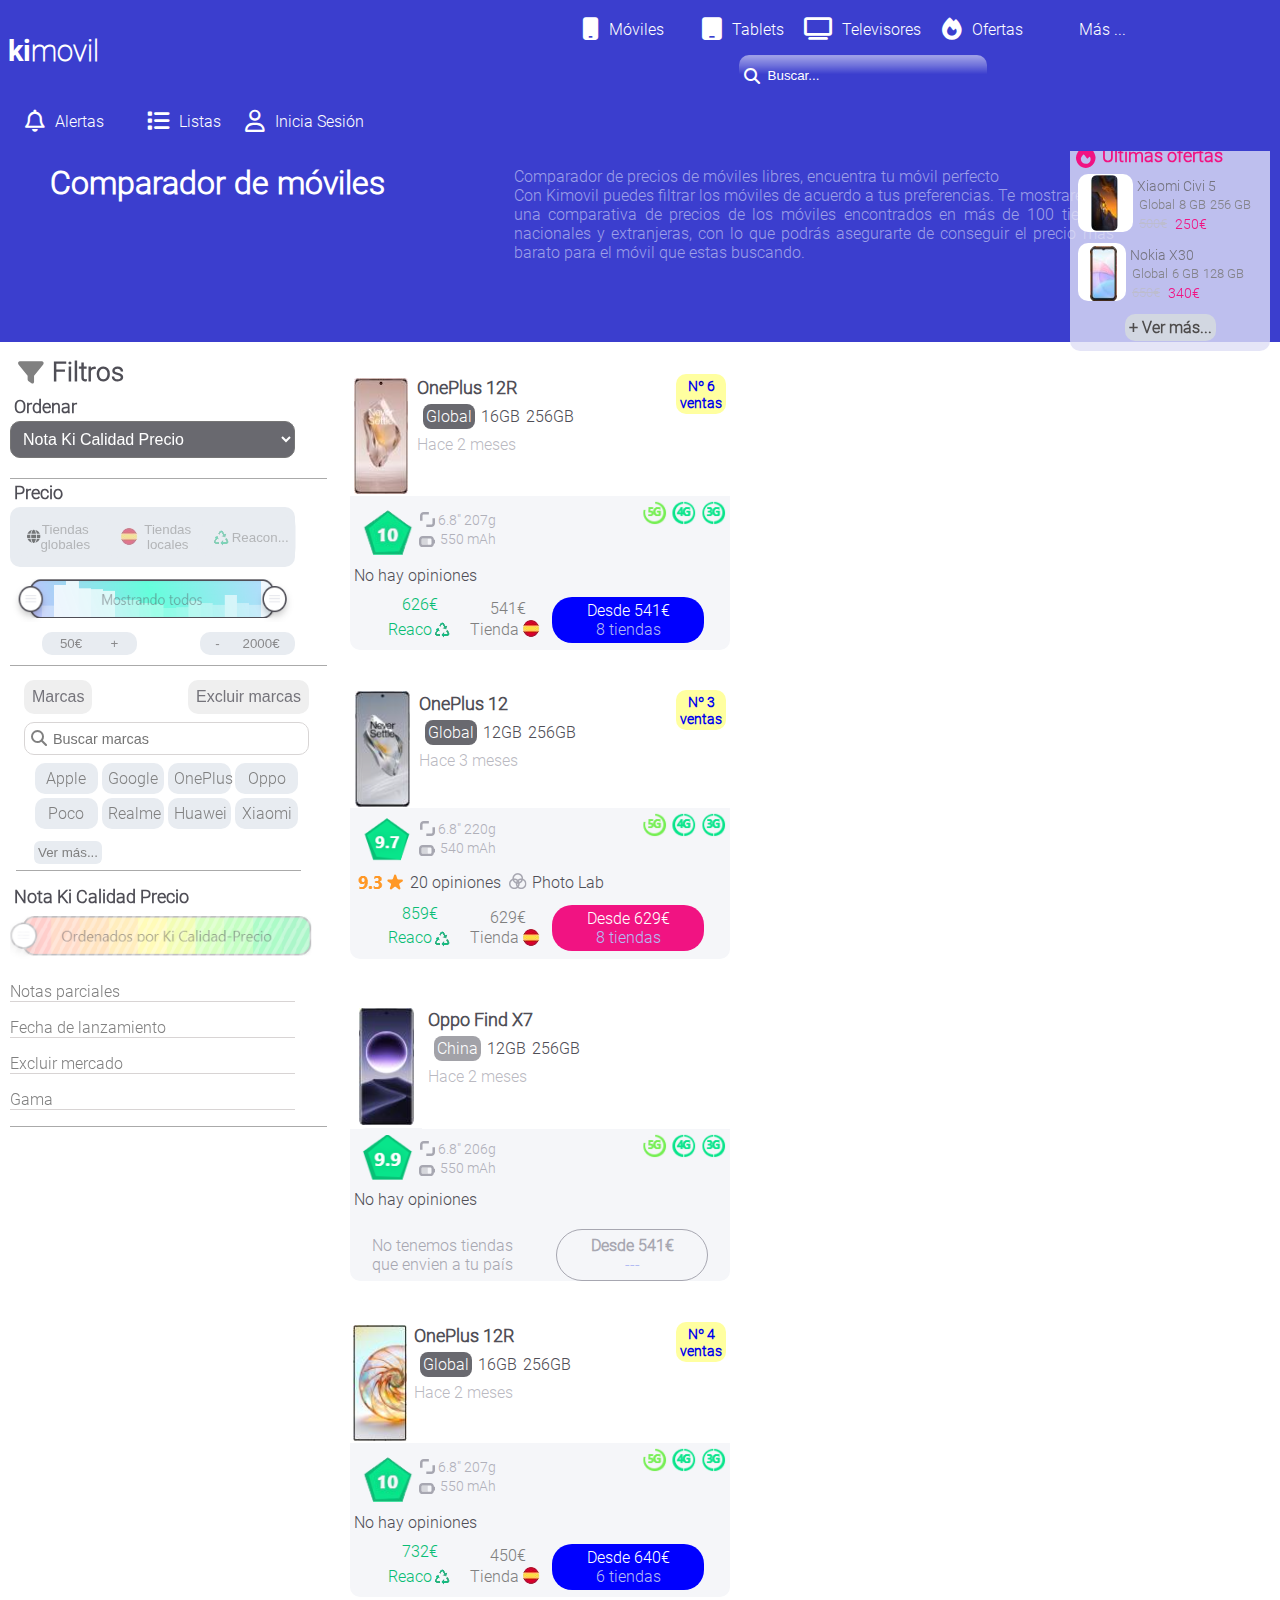
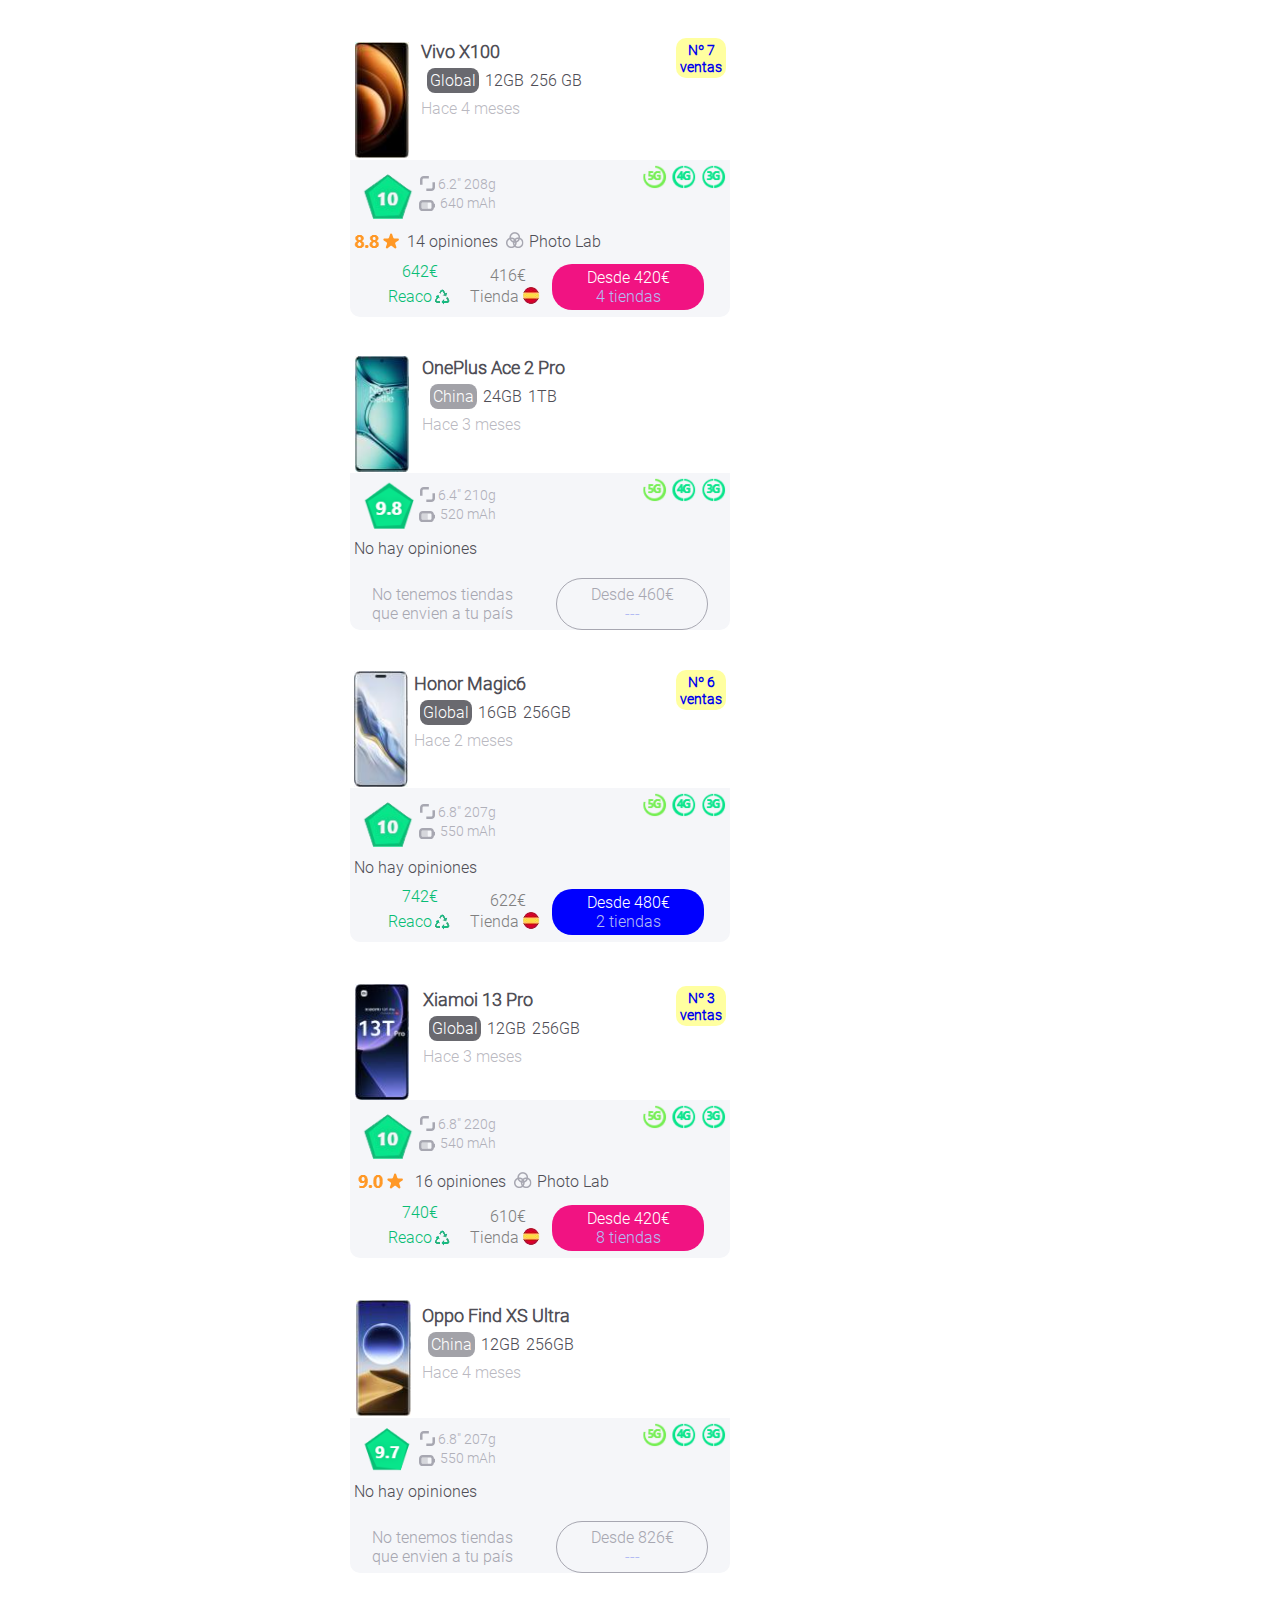
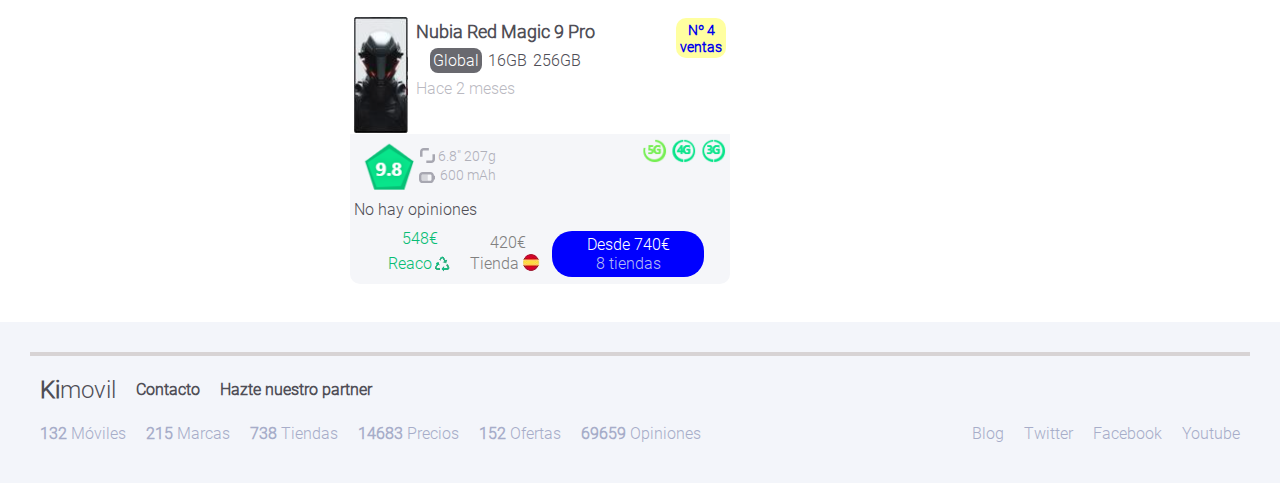
<file: pages/moviles.html>
<!DOCTYPE html>
<html lang="en">

<head>
    <meta charset="UTF-8">
    <meta name="viewport" content="width=device-width, initial-scale=1.0">
    <title>Teléfonos móviles: tu smartphone (celular) al mejor precio - Kimovil</title>
    <link rel="stylesheet" href="../css/style.css">
    <link rel="stylesheet" href="../css/moviles.css">
    <link rel="stylesheet" href="../css/header.css">
    <link rel="stylesheet" href="../css/section.css">
    <link rel="stylesheet" href="../css/devices.css">
    <link rel="stylesheet" href="../css/forms.css">
    <link rel="stylesheet" href="../css/footer.css">
    <link rel="stylesheet" href="https://cdnjs.cloudflare.com/ajax/libs/font-awesome/6.5.1/css/all.min.css">
    <link rel="shortcut icon" href="../assets/imagesIndex/favicon.png" type="image/x-icon">
</head>

<body>

    <!-- header -->
    <header class="header">
        <div class="header-container">
            <!-- title header -->
            <h1 class="header__title">
                <a class="header__title-kimovil" href="../index.html">
                <span class="header__title header__title--bold">ki</span>movil
              </a>
              </h1>
            <!-- nav header -->
            <div class="nav-container">

                <!-- nav -->
                <nav class="nav">
                    <ul class="nav__list">
                        <li class="nav__item">
                            <a class="nav__link" href="../pages/moviles.html">
                                <i class="fa-solid fa-mobile icon"></i>
                                <p class="nav__text">Móviles</p>
                            </a>
                        </li>
                        <li class="nav__item">
                            <a class="nav__link" href="https://www.kimovil.com/es/tablets">
                                <i class="fa-solid fa-tablet icon"></i>
                                <p class="nav__text">Tablets</p>
                            </a>
                        </li>
                        <li class="nav__item">
                            <a class="nav__link" href="https://www.kitele.com/es/comparar-televisores/f_c+countryCode.es">
                                <i class="fa-solid fa-tv icon"></i>
                                <p class="nav__text">Televisores</p>
                            </a>
                        </li>

                        <li class="nav__item">
                            <a class="nav__link" href="https://www.kimovil.com/es/special/dailydeals">
                                <i class="fa-solid fa-fire icon"></i>
                                <p class="nav__text">Ofertas</p>
                            </a>
                        </li>
                        <li class="nav__item">
                            <a class="nav__link" href="https://telegram.me/kimovil_chollos">
                                <p class="nav__text">Más ...</p>
                            </a>
                        </li>
                    </ul>
                </nav>

                <!-- input -->
                <div class="container__input">
                    <label for="input" class="label">
                        <i class="fa-solid fa-magnifying-glass icon__glass"></i>
                        <input name="input" class="input" type="text" placeholder="Buscar...">
                    </label>
                </div>
                <!-- NAV CONTAINER END -->
            </div>

            <!-- nav -->
            <nav class="nav">
                <ul class="nav__list">
                    <li class="nav__item">
                        <a class="nav__link" href="https://telegram.me/kimovil_chollos">
                            <i class="fa-regular fa-bell icon"></i>
                            <p class="nav__text">Alertas</p>
                        </a>
                    </li>
                    <li class="nav__item">
                        <a class="nav__link" href="https://telegram.me/kimovil_chollos">
                            <i class="fa-solid fa-list icon"></i>
                            <p class="nav__text">Listas</p>
                        </a>
                    </li>
                    <li class="nav__item">
                        <a class="nav__link" href="https://accounts.google.com/o/oauth2/auth/oauthchooseaccount?response_type=code&client_id=1019416491413-257v0oekv74nrieb6vu41ae0c8b315jq.apps.googleusercontent.com&scope=https%3A%2F%2Fwww.googleapis.com%2Fauth%2Fuserinfo.email%20https%3A%2F%2Fwww.googleapis.com%2Fauth%2Fuserinfo.profile&redirect_uri=https%3A%2F%2Fwww.kimovil.com%2Flogin%2Fcheck-google&service=lso&o2v=1&theme=mn&ddm=0&flowName=GeneralOAuthFlow">
                            <i class="fa-regular fa-user icon"></i>
                            <p class="nav__text">Inicia Sesión</p>
                        </a>
                    </li>
                </ul>
            </nav>
            <!-- header container end -->
        </div>
        <!-- header -->
    </header>
    <!-- container -->
    <div class="container">
        <!-- primer section que va al 100% -->
        <section class="section section--blue">
            <!-- el contenedor que tiene los artulos y tiene uns medidad fija -->
            <div class="section-container">
                <!-- SECTION PRINIPAL DE INFORMACION -->
                <div class="info-phones">

                    <!-- HEADER DE LA INFORMACION -->
                    <div class="info__description--phone">
                        <div class="info__nav">
                            <a class="info__nav-link--different" href="">
                                <p class="nav-link">Todos los móviles</p>
                            </a>

                            <a class="info__nav-link" href="https://www.kimovil.com/es/todas-las-marcas-de-moviles">
                                <p class="nav-link">Marcas</p>
                            </a>

                            <a class="info__nav-link"
                                href="https://www.kimovil.com/es/mejores-moviles-reacondicionados">
                                <p class="nav-link">Reacondicionados</p>
                            </a>

                            <a class="info__nav-link" href="https://www.kimovil.com/es/comparar">
                                <p class="nav-link">Comparar</p>
                            </a>

                        </div>

                        <!-- contenedor texto descripcion -->
                        <div class="info__description--text">
                            <h2 class="info__title">Comparador de móviles</h2>
                            <div class="container__text">
                                <p class="info__text">Comparador de precios de móviles libres, encuentra tu móvil
                                    perfecto</p>
                                <p class="info__text"> Con Kimovil puedes filtrar los móviles de acuerdo a tus
                                    preferencias. Te mostraremos una comparativa de precios de los móviles encontrados
                                    en más de 100 tiendas nacionales y extranjeras, con lo que podrás asegurarte de
                                    conseguir el precio más barato para el móvil que estas buscando.</p>
                            </div>
                        </div>
                    </div>

                    <!-- primer section que contiene titulo y subtitulo -->
                </div>
            </div>
        </section>

        
    <!-- CONTENEDOR FIXED -->
    <div class="advs">
        <div class="advs__title">
          <i class="fa-solid fa-fire icons"></i>
          <p class="title">Ultimas ofertas</p>
        </div>
        <div class="advs__phone">
          <div class="advs__phone-image">
            <img class="phone__image" src="../assets/imagesIndex/movilfixed.png" alt="movil1">
          </div>
          <div class="advs__phone-characteristics">
            <p class="phone__name">Xiaomi Civi 5</p>
            <div class="advs__memory">
              <p class="advs__memory-text">Global</p>
              <p class="advs__memory-text"> 8 GB </p>
              <p class="advs__memory-text"> 256 GB</p>
            </div>
            <div class="advs__price">
              <p class="price-original">500€</p>
              <p class="price-sales">250€</p>
            </div>
          </div>
        </div>
  
        <div class="advs__phone">
          <div class="advs__phone-image">
            <img class="phone__image" src="../assets/imagesIndex/movilfixed1.png" alt="movil1">
          </div>
          <div class="advs__phone-characteristics">
            <p class="phone__name">Nokia X30</p>
            <div class="advs__memory">
              <p class="advs__memory-text">Global</p>
              <p class="advs__memory-text"> 6 GB </p>
              <p class="advs__memory-text"> 128 GB</p>
            </div>
            <div class="advs__price">
              <p class="price-original">650€</p>
              <p class="price-sales">340€</p>
            </div>
          </div>
        </div>
           <!-- boton para ver mas articulos -->
           <div class="button button-advs">
            <a class="button__link" href="https://www.kimovil.com/es/special/dailydeals"
                target="_blank">
                <strong>+ Ver más...</strong>
            </a>
        </div>
      </div>



        <!-- contenedor que abarca a los dos: menu fixed y moviles -->
        <main class="main section--white">
            <!-- contenedor izquierdo menu fixed -->
            <aside class="filter">
                <!-- contenedor para el sticky -->
                <div class="filter__container">
                    <!-- contenedor aside title -->
                    <header class="filter__header">
                        <i class="fa-solid fa-filter filter__icon"></i>
                        <p class="filter__title">Filtros</p>
                    </header>

                    <!-- contenedor aside ordenar -->
                    <div class="sorting filter__section">
                        <h5 class="sorting__title">Ordenar</h5>
                        <!-- input -->
                        <select class="sorting__select" name="day" id="day">
                            <option class="sorting__option" value="day">Nota Ki Calidad Precio</option>
                            <option class="sorting__option" value="day">Fecha de lanzamiento</option>
                            <option class="sorting__option" value="day">Más vendidos</option>
                            <option class="sorting__option" value="day">Más baratos</option>
                            <option class="sorting__option" value="day">Mas vendidos</option>
                            <option class="sorting__option" value="day">Rendimiento</option>
                            <option class="sorting__option" value="day">Cámara</option>
                            <option class="sorting__option" value="day">Batería</option>
                            <option class="sorting__option" value="day">Más rebajado</option>
                            <option class="sorting__option" value="day">Mayor valorado</option>
                        </select>
                    </div>
                    <!-- contenedor aside ordenar -->

                    <!-- contenedor precios -->
                    <div class="prices filter__section">
                        <h5 class="prices__title">Precio</h5>
                        <!-- contenedor tiendas -->
                        <div class="stores">
                            <!-- container global primero-->
                            <div class="store">
                                <!-- container en columna text -->
                                <button class="store__description">
                                    <i class="fa-solid fa-globe"></i>
                                    <p class="store__text">Tiendas globales</p>
                                </button>
                            </div>

                            <!-- container global segundo-->
                            <div class="store">
                                <!-- container en columna text -->

                                <button class="store__description">
                                    <img src="../assets/imagesMoviles/españa.png" alt="españa">
                                    <p class="store__text">Tiendas locales</p>
                                </button>
                            </div>

                            <!-- container global segundo-->
                            <div class="store">
                                <!-- container en columna text -->
                                <button class="store__description">
                                    <img src="../assets/imagesMoviles/iconoreacon.png" alt="españa">
                                    <p class="store__text">Reacon...</p>
                                </button>

                            </div>
                            <!-- contenedor tiendas -->
                        </div>
                        <!-- contenedor precios -->
                        <!-- input -->
                        <!-- INPUT RANGE PARA LOS PRECIOS -->
                        <div class="prices__container-range">
                          <img class="prices__image" src="../assets/imagesMoviles/range.png" alt="">
                            <!-- seccion de todos los moviles y el range de precios -->
                        </div>

                        <!-- contenedor precios -->
                        <div class="minmax">
                            <button class="minmax__price">
                                50€<span class="minmax__text minmax__text--plus">+</span>
                            </button>
                            <button class="minmax__price">
                                <span class="minmax__text minmax__text--minum">-</span>2000€
                            </button>
                        </div>
                        <!-- prices section end -->
                    </div>

                    <!-- contenedor marcas -->
                    <div class="brands filter__section">
                        <header class="brands__header">
                            <button class="brands__title">Marcas</button>
                            <button class="brands__title">Excluir marcas</button>
                        </header>

                        <!-- input para buscar mas marcas -->
                        <!-- input -->
                        <section class="brands__section">
                            <label for="input" class="brands__label">
                                <i class="fa-solid fa-magnifying-glass brands__icon"></i>
                                <input class="brands__input" name="input" class="input" type="text"
                                    placeholder="Buscar marcas">
                            </label>
                        </section>

                        <!-- marcas de moviles -->
                        <section class="brands__section">
                            <div class="brands__container-brand">
                                <p class="brands__brand">Apple</p>
                                <p class="brands__brand">Google</p>
                                <p class="brands__brand">OnePlus</p>
                                <p class="brands__brand">Oppo</p>
                                <p class="brands__brand">Poco</p>
                                <p class="brands__brand">Realme</p>
                                <p class="brands__brand">Huawei</p>
                                <p class="brands__brand">Xiaomi</p>
                            </div>
                            <!-- boton ver mas -->
                            <button class="brands__button">
                                <p class="button-brands">Ver más...</p>
                            </button>
                        </section>

                        <!-- brand container end -->
                    </div>


                    <!-- Ordenador por calidad -->
                    <div class="quality filter__section">
                        <p class="qualitiy__title">Nota Ki Calidad Precio</p>
                        <!-- contenedor calidad precio -->
                        <!-- imagen -->
                        <img class="image__quality" src="../assets/imagesMoviles/rangeCalidad.png" alt="">
                        <!-- texto -->
                        <p class="quality__text">Notas parciales</p>
                        <p class="quality__text">Fecha de lanzamiento</p>
                        <p class="quality__text">Excluir mercado</p>
                        <p class="quality__text">Gama</p>
                      
                      

                    </div>



            </aside>

            <!-- contenedor sticky aside -->
            <!-- SECTION DONDE EMPIEZAn los moviles-->
            <section class="phones">


                <!-- MOVIL NUMERO 1 -->
                <!-- contenedor individual de cada movil -->
                <a class="phones__link" href="./movil.html" target="_blank">
                    <article class="phone">
                        <!-- priemr contenedor description  -->
                        <div class="phone__description">
                            <!-- contenedor del imagen -->
                            <!-- contenedor que tiene imagen y memoria -->
                            <div class="phone__charcateristics">
                                <img src="../assets/imagesMoviles/movil1.png" alt="movil 1">
                                <!-- contenedor que tiene las caracterisitcas -->
                                <div class="phone__characteristics-memory">
                                    <!-- titulo movil -->
                                    <p class="phone__title">OnePlus 12R</p>
                                    <!-- memoria movil -->
                                    <div class="phone__memory">
                                        <p class="memory memory--general">Global</p>
                                        <p class="memory">16GB</p>
                                        <p class="memory">256GB</p>
                                        <!-- memoria movil -->
                                    </div>
                                    <!-- meses -->
                                    <p class="phone__months">Hace 2 meses</p>
                                </div>
                                <!-- contenedor que tiene las caracterisitcas -->
                            </div>

                            <div class="phone__sales">
                                <p class="sales">Nº 6 </p>
                                <p class="sales">ventas</p>
                            </div>
                            <!-- priemr contenedor description -->
                        </div>

                        <!-- segundo contenedor  -->
                        <div class="benefits">
                            <div class="phone__benefits">
                                <!-- contenedor que tiene las prestaciones de la izquierda -->
                                <div class="phone__benefits-container">
                                    <!-- contenedor puntuacion -->
                                    <div class="phone__note">
                                        <img class="phone__note-image" src="../assets/imagesMoviles/rombo.png"
                                            alt="note">
                                    </div>
                                    <!-- contenedor que tiene la bateria -->
                                    <div class="phone__batery">
                                        <div class="batery">
                                            <img src="../assets/imagesMoviles/pulgadas.png" alt="">
                                            <p class="batery__text">6.8" 207g</p>
                                        </div>

                                        <div class="batery">
                                            <img src="../assets/imagesMoviles/bateria.png" alt="">
                                            <p class="batery__text">550 mAh</p>
                                        </div>
                                        <!-- contenedor que tiene la bateria -->
                                    </div>
                                </div>
                                <!-- contenedor de la cobertura -->
                                <div class="phone__coverage">
                                    <img class="coverage" src="../assets/imagesMoviles/coberturapng.png"
                                        alt="cobertura">
                                </div>

                                <!-- contenedor no hay opiniones -->
                                <!-- segundo contenedor  -->
                            </div>
                            <div class="opinions--phones">
                                <!-- <div class="opinions__image">
                                    <img class="image" src="../assets/imagesMoviles/estrellas.png" alt="">
                                </div>
                                <p class="phone__opinion phone__opinion-different">20 opiniones</p>
                                <div class="opinions__image-photo">
                                    <img class="image-photo" src="../assets/imagesMoviles/photo.png" alt="">
                                </div>
                                <p>Photo Lab</p> -->
                                <p class="phone__opinion">No hay opiniones</p>
                            </div>

                            <!-- precio reacondicionado -->
                            <div class="phone__price">
                                <div class="price">
                                    <p class="price__text">626€</p>
                                    <div class="price__reacondicionado">
                                        <p class="price__text">Reaco</p>
                                        <img src="../assets/imagesMoviles/iconoreacon.png" alt="">
                                    </div>
                                </div>

                                <!-- contenedor de precios -->
                                <div class="price">
                                    <!-- precio reacodnicionado -->
                                    <p class="price__store">541€</p>
                                    <div class="price__reacondicionado">
                                        <!-- precio de tienda -->
                                        <p class="price__store">Tienda</p>
                                        <img src="../assets/imagesMoviles/españa.png" alt="">
                                    </div>

                                </div>
                                <!-- precio desde... -->
                                <div class="contenedor_precio">
                                    <p class="precio__text">Desde 541€</p>
                                    <p class="precio__text precio__text-store">8 tiendas</p>
                                </div>
                            </div>
                            <!-- beneficios -->
                        </div>
                    </article>
                </a>

                <!-- MOVIL NUMERO 2 -->
                <!-- contenedor individual de cada movil -->
                <a class="phones__link" href="./movil.html" target="_blank">
                    <article class="phone">
                        <!-- priemr contenedor description  -->
                        <div class="phone__description">
                            <!-- contenedor del imagen -->
                            <!-- contenedor que tiene imagen y memoria -->
                            <div class="phone__charcateristics">
                                <img src="../assets/imagesMoviles/movil2.png" alt="movil 1">
                                <!-- contenedor que tiene las caracterisitcas -->
                                <div class="phone__characteristics-memory">
                                    <!-- titulo movil -->
                                    <p class="phone__title">OnePlus 12</p>
                                    <!-- memoria movil -->
                                    <div class="phone__memory">
                                        <p class="memory memory--general">Global</p>
                                        <p class="memory">12GB</p>
                                        <p class="memory">256GB</p>
                                        <!-- memoria movil -->
                                    </div>
                                    <!-- meses -->
                                    <p class="phone__months">Hace 3 meses</p>
                                </div>
                                <!-- contenedor que tiene las caracterisitcas -->
                            </div>

                            <div class="phone__sales">
                                <p class="sales">Nº 3 </p>
                                <p class="sales">ventas</p>
                            </div>
                            <!-- priemr contenedor description -->
                        </div>

                        <!-- segundo contenedor  -->
                        <div class="benefits">
                            <div class="phone__benefits">
                                <!-- contenedor que tiene las prestaciones de la izquierda -->
                                <div class="phone__benefits-container">
                                    <!-- contenedor puntuacion -->
                                    <div class="phone__note">
                                        <img class="phone__note-image" src="../assets/imagesMoviles/rombo6.png"
                                            alt="note">
                                    </div>
                                    <!-- contenedor que tiene la bateria -->
                                    <div class="phone__batery">
                                        <div class="batery">
                                            <img src="../assets/imagesMoviles/pulgadas.png" alt="">
                                            <p class="batery__text">6.8" 220g</p>
                                        </div>

                                        <div class="batery">
                                            <img src="../assets/imagesMoviles/bateria.png" alt="">
                                            <p class="batery__text">540 mAh</p>
                                        </div>
                                        <!-- contenedor que tiene la bateria -->
                                    </div>
                                </div>
                                <!-- contenedor de la cobertura -->
                                <div class="phone__coverage">
                                    <img class="coverage" src="../assets/imagesMoviles/coberturapng.png"
                                        alt="cobertura">
                                </div>

                                <!-- contenedor no hay opiniones -->
                                <!-- segundo contenedor  -->
                            </div>

                            <!-- contenedor opiniones -->
                            <div class="opinions--phones">
                                <div class="opinions__image">
                                    <img class="image" src="../assets/imagesMoviles/estrellas.png" alt="">
                                </div>
                                <p class="phone__opinion phone__opinion-different">20 opiniones</p>
                                <div class="opinions__image-photo">
                                    <img class="image-photo" src="../assets/imagesMoviles/photo.png" alt="">
                                </div>
                                <p class="phone__opinion">Photo Lab</p>
                            </div>
                            <!-- precio reacondicionado -->
                            <div class="phone__price">
                                <div class="price">
                                    <p class="price__text">859€</p>
                                    <div class="price__reacondicionado">
                                        <p class="price__text">Reaco</p>
                                        <img src="../assets/imagesMoviles/iconoreacon.png" alt="">
                                    </div>
                                </div>

                                <!-- contenedor de precios -->
                                <div class="price">
                                    <!-- precio reacodnicionado -->
                                    <p class="price__store">629€</p>
                                    <div class="price__reacondicionado">
                                        <!-- precio de tienda -->
                                        <p class="price__store">Tienda</p>
                                        <img src="../assets/imagesMoviles/españa.png" alt="">
                                    </div>

                                </div>
                                <!-- precio desde... -->
                                <div class="contenedor_precio contenedor__precio-distint">
                                    <p class="precio__text">Desde 629€</p>
                                    <p class="precio__text precio__text-store">8 tiendas</p>
                                </div>
                            </div>
                            <!-- beneficios -->
                        </div>
                    </article>
                </a>

                <!--MOVIL NUMERO 3 -->
                <!-- contenedor individual de cada movil -->
                <a class="phones__link" href="./movil.html" target="_blank">
                    <article class="phone">
                        <!-- priemr contenedor description  -->
                        <div class="phone__description">
                            <!-- contenedor del imagen -->
                            <!-- contenedor que tiene imagen y memoria -->
                            <div class="phone__charcateristics">
                                <img src="../assets/imagesMoviles/movil3.png" alt="movil 1">
                                <!-- contenedor que tiene las caracterisitcas -->
                                <div class="phone__characteristics-memory">
                                    <!-- titulo movil -->
                                    <p class="phone__title">Oppo Find X7</p>
                                    <!-- memoria movil -->
                                    <div class="phone__memory">
                                        <p class="memory memory--china">China</p>
                                        <p class="memory">12GB</p>
                                        <p class="memory">256GB</p>
                                        <!-- memoria movil -->
                                    </div>
                                    <!-- meses -->
                                    <p class="phone__months">Hace 2 meses</p>
                                </div>
                                <!-- contenedor que tiene las caracterisitcas -->
                            </div>

                            <!-- priemr contenedor description -->
                        </div>

                        <!-- segundo contenedor  -->
                        <div class="benefits">
                            <div class="phone__benefits">
                                <!-- contenedor que tiene las prestaciones de la izquierda -->
                                <div class="phone__benefits-container">
                                    <!-- contenedor puntuacion -->
                                    <div class="phone__note">
                                        <img class="phone__note-image" src="../assets/imagesMoviles/romo9.png"
                                            alt="note">
                                    </div>
                                    <!-- contenedor que tiene la bateria -->
                                    <div class="phone__batery">
                                        <div class="batery">
                                            <img src="../assets/imagesMoviles/pulgadas.png" alt="">
                                            <p class="batery__text">6.8" 206g</p>
                                        </div>

                                        <div class="batery">
                                            <img src="../assets/imagesMoviles/bateria.png" alt="">
                                            <p class="batery__text">550 mAh</p>
                                        </div>
                                        <!-- contenedor que tiene la bateria -->
                                    </div>
                                </div>
                                <!-- contenedor de la cobertura -->
                                <div class="phone__coverage">
                                    <img class="coverage" src="../assets/imagesMoviles/coberturapng.png"
                                        alt="cobertura">
                                </div>

                                <!-- contenedor no hay opiniones -->
                                <!-- segundo contenedor  -->
                            </div>

                            <p class="phone__opinion">No hay opiniones</p>
                            <!-- precio reacondicionado -->
                            <div class="phone__price phone__price--diferent">
                                <div class="phone__price-store">
                                    <p class="phone__price-text">No tenemos tiendas </p>
                                    <p class="phone__price-text">que envien a tu país</p>
                                </div>
                                <!-- precio desde... -->
                                <div class="container_price--diferent">
                                    <p class="precio__text--diferent"><strong>Desde 541€</strong></p>
                                    <p class="precio__text precio__text-store">---</p>
                                </div>
                            </div>
                            <!-- beneficios -->
                        </div>
                    </article>
                </a>


                <!-- MOVIL NUMERO 4 -->
                <!-- contenedor individual de cada movil -->
                <a class="phones__link" href="./movil.html" target="_blank">
                    <article class="phone">
                        <!-- priemr contenedor description  -->
                        <div class="phone__description">
                            <!-- contenedor del imagen -->
                            <!-- contenedor que tiene imagen y memoria -->
                            <div class="phone__charcateristics">
                                <img src="../assets/imagesMoviles/movil4.png" alt="movil 1">
                                <!-- contenedor que tiene las caracterisitcas -->
                                <div class="phone__characteristics-memory">
                                    <!-- titulo movil -->
                                    <p class="phone__title">OnePlus 12R</p>
                                    <!-- memoria movil -->
                                    <div class="phone__memory">
                                        <p class="memory memory--general">Global</p>
                                        <p class="memory">16GB</p>
                                        <p class="memory">256GB</p>
                                        <!-- memoria movil -->
                                    </div>
                                    <!-- meses -->
                                    <p class="phone__months">Hace 2 meses</p>
                                </div>
                                <!-- contenedor que tiene las caracterisitcas -->
                            </div>

                            <div class="phone__sales">
                                <p class="sales">Nº 4 </p>
                                <p class="sales">ventas</p>
                            </div>
                            <!-- priemr contenedor description -->
                        </div>

                        <!-- segundo contenedor  -->
                        <div class="benefits">
                            <div class="phone__benefits">
                                <!-- contenedor que tiene las prestaciones de la izquierda -->
                                <div class="phone__benefits-container">
                                    <!-- contenedor puntuacion -->
                                    <div class="phone__note">
                                        <img class="phone__note-image" src="../assets/imagesMoviles/rombo.png"
                                            alt="note">
                                    </div>
                                    <!-- contenedor que tiene la bateria -->
                                    <div class="phone__batery">
                                        <div class="batery">
                                            <img src="../assets/imagesMoviles/pulgadas.png" alt="">
                                            <p class="batery__text">6.8" 207g</p>
                                        </div>

                                        <div class="batery">
                                            <img src="../assets/imagesMoviles/bateria.png" alt="">
                                            <p class="batery__text">550 mAh</p>
                                        </div>
                                        <!-- contenedor que tiene la bateria -->
                                    </div>
                                </div>
                                <!-- contenedor de la cobertura -->
                                <div class="phone__coverage">
                                    <img class="coverage" src="../assets/imagesMoviles/coberturapng.png"
                                        alt="cobertura">
                                </div>

                                <!-- contenedor no hay opiniones -->
                                <!-- segundo contenedor  -->
                            </div>
                            <div class="opinions--phones">
                                <p class="phone__opinion">No hay opiniones</p>
                            </div>

                            <!-- precio reacondicionado -->
                            <div class="phone__price">
                                <div class="price">
                                    <p class="price__text">732€</p>
                                    <div class="price__reacondicionado">
                                        <p class="price__text">Reaco</p>
                                        <img src="../assets/imagesMoviles/iconoreacon.png" alt="">
                                    </div>
                                </div>

                                <!-- contenedor de precios -->
                                <div class="price">
                                    <!-- precio reacodnicionado -->
                                    <p class="price__store">450€</p>
                                    <div class="price__reacondicionado">
                                        <!-- precio de tienda -->
                                        <p class="price__store">Tienda</p>
                                        <img src="../assets/imagesMoviles/españa.png" alt="">
                                    </div>

                                </div>
                                <!-- precio desde... -->
                                <div class="contenedor_precio">
                                    <p class="precio__text">Desde 640€</p>
                                    <p class="precio__text precio__text-store">6 tiendas</p>
                                </div>
                            </div>
                            <!-- beneficios -->
                        </div>
                    </article>
                </a>

                <!--MOVIL NUMERO 5 -->
                <!-- contenedor individual de cada movil -->
                <a class="phones__link" href="./movil.html" target="_blank">
                    <article class="phone">
                        <!-- priemr contenedor description  -->
                        <div class="phone__description">
                            <!-- contenedor del imagen -->
                            <!-- contenedor que tiene imagen y memoria -->
                            <div class="phone__charcateristics">
                                <img src="../assets/imagesMoviles/movil7.png" alt="movil 1">
                                <!-- contenedor que tiene las caracterisitcas -->
                                <div class="phone__characteristics-memory">
                                    <!-- titulo movil -->
                                    <p class="phone__title">Vivo X100</p>
                                    <!-- memoria movil -->
                                    <div class="phone__memory">
                                        <p class="memory memory--general">Global</p>
                                        <p class="memory">12GB</p>
                                        <p class="memory">256 GB</p>
                                        <!-- memoria movil -->
                                    </div>
                                    <!-- meses -->
                                    <p class="phone__months">Hace 4 meses</p>
                                </div>
                                <!-- contenedor que tiene las caracterisitcas -->
                            </div>

                            <div class="phone__sales">
                                <p class="sales">Nº 7 </p>
                                <p class="sales">ventas</p>
                            </div>
                            <!-- priemr contenedor description -->
                        </div>

                        <!-- segundo contenedor  -->
                        <div class="benefits">
                            <div class="phone__benefits">
                                <!-- contenedor que tiene las prestaciones de la izquierda -->
                                <div class="phone__benefits-container">
                                    <!-- contenedor puntuacion -->
                                    <div class="phone__note">
                                        <img class="phone__note-image" src="../assets/imagesMoviles/rombo.png"
                                            alt="note">
                                    </div>
                                    <!-- contenedor que tiene la bateria -->
                                    <div class="phone__batery">
                                        <div class="batery">
                                            <img src="../assets/imagesMoviles/pulgadas.png" alt="">
                                            <p class="batery__text">6.2" 208g</p>
                                        </div>

                                        <div class="batery">
                                            <img src="../assets/imagesMoviles/bateria.png" alt="">
                                            <p class="batery__text">640 mAh</p>
                                        </div>
                                        <!-- contenedor que tiene la bateria -->
                                    </div>
                                </div>
                                <!-- contenedor de la cobertura -->
                                <div class="phone__coverage">
                                    <img class="coverage" src="../assets/imagesMoviles/coberturapng.png"
                                        alt="cobertura">
                                </div>

                                <!-- contenedor no hay opiniones -->
                                <!-- segundo contenedor  -->
                            </div>

                            <!-- contenedor opiniones -->
                            <div class="opinions--phones">
                                <div class="opinions__image">
                                    <img class="image" src="../assets/imagesMoviles/estrellas1.png" alt="">
                                </div>
                                <p class="phone__opinion phone__opinion-different">14 opiniones</p>
                                <div class="opinions__image-photo">
                                    <img class="image-photo" src="../assets/imagesMoviles/photo.png" alt="">
                                </div>
                                <p class="phone__opinion">Photo Lab</p>
                            </div>
                            <!-- precio reacondicionado -->
                            <div class="phone__price">
                                <div class="price">
                                    <p class="price__text">642€</p>
                                    <div class="price__reacondicionado">
                                        <p class="price__text">Reaco</p>
                                        <img src="../assets/imagesMoviles/iconoreacon.png" alt="">
                                    </div>
                                </div>

                                <!-- contenedor de precios -->
                                <div class="price">
                                    <!-- precio reacodnicionado -->
                                    <p class="price__store">416€</p>
                                    <div class="price__reacondicionado">
                                        <!-- precio de tienda -->
                                        <p class="price__store">Tienda</p>
                                        <img src="../assets/imagesMoviles/españa.png" alt="">
                                    </div>

                                </div>
                                <!-- precio desde... -->
                                <div class="contenedor_precio contenedor__precio-distint">
                                    <p class="precio__text">Desde 420€</p>
                                    <p class="precio__text precio__text-store">4 tiendas</p>
                                </div>
                            </div>
                            <!-- beneficios -->
                        </div>
                    </article>
                </a>

                <!-- MOVIL NUMERO 6 -->
                <!-- contenedor individual de cada movil -->
                <a class="phones__link" href="./movil.html" target="_blank">
                    <article class="phone">
                        <!-- priemr contenedor description  -->
                        <div class="phone__description">
                            <!-- contenedor del imagen -->
                            <!-- contenedor que tiene imagen y memoria -->
                            <div class="phone__charcateristics">
                                <img src="../assets/imagesMoviles/movil9.png" alt="movil 1">
                                <!-- contenedor que tiene las caracterisitcas -->
                                <div class="phone__characteristics-memory">
                                    <!-- titulo movil -->
                                    <p class="phone__title">OnePlus Ace 2 Pro</p>
                                    <!-- memoria movil -->
                                    <div class="phone__memory">
                                        <p class="memory memory--china">China</p>
                                        <p class="memory">24GB</p>
                                        <p class="memory">1TB</p>
                                        <!-- memoria movil -->
                                    </div>
                                    <!-- meses -->
                                    <p class="phone__months">Hace 3 meses</p>
                                </div>
                                <!-- contenedor que tiene las caracterisitcas -->
                            </div>

                        
                            <!-- priemr contenedor description -->
                        </div>

                        <!-- segundo contenedor  -->
                        <div class="benefits">
                            <div class="phone__benefits">
                                <!-- contenedor que tiene las prestaciones de la izquierda -->
                                <div class="phone__benefits-container">
                                    <!-- contenedor puntuacion -->
                                    <div class="phone__note">
                                        <img class="phone__note-image" src="../assets/imagesMoviles/rombo7.png"
                                            alt="note">
                                    </div>
                                    <!-- contenedor que tiene la bateria -->
                                    <div class="phone__batery">
                                        <div class="batery">
                                            <img src="../assets/imagesMoviles/pulgadas.png" alt="">
                                            <p class="batery__text">6.4" 210g</p>
                                        </div>

                                        <div class="batery">
                                            <img src="../assets/imagesMoviles/bateria.png" alt="">
                                            <p class="batery__text">520 mAh</p>
                                        </div>
                                        <!-- contenedor que tiene la bateria -->
                                    </div>
                                </div>
                                <!-- contenedor de la cobertura -->
                                <div class="phone__coverage">
                                    <img class="coverage" src="../assets/imagesMoviles/coberturapng.png"
                                        alt="cobertura">
                                </div>

                                <!-- contenedor no hay opiniones -->
                                <!-- segundo contenedor  -->
                            </div>

                            <p class="phone__opinion">No hay opiniones</p>
                            <!-- precio reacondicionado -->
                            <div class="phone__price phone__price--diferent">
                                <div class="phone__price-store">
                                    <p class="phone__price-text">No tenemos tiendas </p>
                                    <p class="phone__price-text">que envien a tu país</p>
                                </div>
                                <!-- precio desde... -->
                                <div class="container_price--diferent">
                                    <p class="precio__text--diferent">Desde 460€</p>
                                    <p class="precio__text precio__text-store">---</p>
                                </div>
                            </div>
                            <!-- beneficios -->
                        </div>
                    </article>
                </a>

                <!-- MOVIL NUMERO 7 -->
                <!-- contenedor individual de cada movil -->
                <a class="phones__link" href="./movil.html" target="_blank">
                    <article class="phone">
                        <!-- priemr contenedor description  -->
                        <div class="phone__description">
                            <!-- contenedor del imagen -->
                            <!-- contenedor que tiene imagen y memoria -->
                            <div class="phone__charcateristics">
                                <img src="../assets/imagesMoviles/movil8.png" alt="movil 1">
                                <!-- contenedor que tiene las caracterisitcas -->
                                <div class="phone__characteristics-memory">
                                    <!-- titulo movil -->
                                    <p class="phone__title">Honor Magic6</p>
                                    <!-- memoria movil -->
                                    <div class="phone__memory">
                                        <p class="memory memory--general">Global</p>
                                        <p class="memory">16GB</p>
                                        <p class="memory">256GB</p>
                                        <!-- memoria movil -->
                                    </div>
                                    <!-- meses -->
                                    <p class="phone__months">Hace 2 meses</p>
                                </div>
                                <!-- contenedor que tiene las caracterisitcas -->
                            </div>

                            <div class="phone__sales">
                                <p class="sales">Nº 6 </p>
                                <p class="sales">ventas</p>
                            </div>
                            <!-- priemr contenedor description -->
                        </div>

                        <!-- segundo contenedor  -->
                        <div class="benefits">
                            <div class="phone__benefits">
                                <!-- contenedor que tiene las prestaciones de la izquierda -->
                                <div class="phone__benefits-container">
                                    <!-- contenedor puntuacion -->
                                    <div class="phone__note">
                                        <img class="phone__note-image" src="../assets/imagesMoviles/rombo.png"
                                            alt="note">
                                    </div>
                                    <!-- contenedor que tiene la bateria -->
                                    <div class="phone__batery">
                                        <div class="batery">
                                            <img src="../assets/imagesMoviles/pulgadas.png" alt="">
                                            <p class="batery__text">6.8" 207g</p>
                                        </div>

                                        <div class="batery">
                                            <img src="../assets/imagesMoviles/bateria.png" alt="">
                                            <p class="batery__text">550 mAh</p>
                                        </div>
                                        <!-- contenedor que tiene la bateria -->
                                    </div>
                                </div>
                                <!-- contenedor de la cobertura -->
                                <div class="phone__coverage">
                                    <img class="coverage" src="../assets/imagesMoviles/coberturapng.png"
                                        alt="cobertura">
                                </div>

                                <!-- contenedor no hay opiniones -->
                                <!-- segundo contenedor  -->
                            </div>
                            <div class="opinions--phones">
                                <p class="phone__opinion">No hay opiniones</p>
                            </div>

                            <!-- precio reacondicionado -->
                            <div class="phone__price">
                                <div class="price">
                                    <p class="price__text">742€</p>
                                    <div class="price__reacondicionado">
                                        <p class="price__text">Reaco</p>
                                        <img src="../assets/imagesMoviles/iconoreacon.png" alt="">
                                    </div>
                                </div>

                                <!-- contenedor de precios -->
                                <div class="price">
                                    <!-- precio reacodnicionado -->
                                    <p class="price__store">622€</p>
                                    <div class="price__reacondicionado">
                                        <!-- precio de tienda -->
                                        <p class="price__store">Tienda</p>
                                        <img src="../assets/imagesMoviles/españa.png" alt="">
                                    </div>

                                </div>
                                <!-- precio desde... -->
                                <div class="contenedor_precio">
                                    <p class="precio__text">Desde 480€</p>
                                    <p class="precio__text precio__text-store">2 tiendas</p>
                                </div>
                            </div>
                            <!-- beneficios -->
                        </div>
                    </article>
                </a>

                <!-- MOVIL NUMERO 8 -->
                <!-- contenedor individual de cada movil -->
                <a class="phones__link" href="./movil.html" target="_blank">
                    <article class="phone">
                        <!-- priemr contenedor description  -->
                        <div class="phone__description">
                            <!-- contenedor del imagen -->
                            <!-- contenedor que tiene imagen y memoria -->
                            <div class="phone__charcateristics">
                                <img src="../assets/imagesMoviles/movil10.png" alt="movil 1">
                                <!-- contenedor que tiene las caracterisitcas -->
                                <div class="phone__characteristics-memory">
                                    <!-- titulo movil -->
                                    <p class="phone__title">Xiamoi 13 Pro</p>
                                    <!-- memoria movil -->
                                    <div class="phone__memory">
                                        <p class="memory memory--general">Global</p>
                                        <p class="memory">12GB</p>
                                        <p class="memory">256GB</p>
                                        <!-- memoria movil -->
                                    </div>
                                    <!-- meses -->
                                    <p class="phone__months">Hace 3 meses</p>
                                </div>
                                <!-- contenedor que tiene las caracterisitcas -->
                            </div>

                            <div class="phone__sales">
                                <p class="sales">Nº 3 </p>
                                <p class="sales">ventas</p>
                            </div>
                            <!-- priemr contenedor description -->
                        </div>

                        <!-- segundo contenedor  -->
                        <div class="benefits">
                            <div class="phone__benefits">
                                <!-- contenedor que tiene las prestaciones de la izquierda -->
                                <div class="phone__benefits-container">
                                    <!-- contenedor puntuacion -->
                                    <div class="phone__note">
                                        <img class="phone__note-image" src="../assets/imagesMoviles/rombo.png"
                                            alt="note">
                                    </div>
                                    <!-- contenedor que tiene la bateria -->
                                    <div class="phone__batery">
                                        <div class="batery">
                                            <img src="../assets/imagesMoviles/pulgadas.png" alt="">
                                            <p class="batery__text">6.8" 220g</p>
                                        </div>

                                        <div class="batery">
                                            <img src="../assets/imagesMoviles/bateria.png" alt="">
                                            <p class="batery__text">540 mAh</p>
                                        </div>
                                        <!-- contenedor que tiene la bateria -->
                                    </div>
                                </div>
                                <!-- contenedor de la cobertura -->
                                <div class="phone__coverage">
                                    <img class="coverage" src="../assets/imagesMoviles/coberturapng.png"
                                        alt="cobertura">
                                </div>

                                <!-- contenedor no hay opiniones -->
                                <!-- segundo contenedor  -->
                            </div>

                            <!-- contenedor opiniones -->
                            <div class="opinions--phones">
                                <div class="opinions__image">
                                    <img class="image" src="../assets/imagesMoviles/estrellas3.png" alt="">
                                </div>
                                <p class="phone__opinion phone__opinion-different">16 opiniones</p>
                                <div class="opinions__image-photo">
                                    <img class="image-photo" src="../assets/imagesMoviles/photo.png" alt="">
                                </div>
                                <p class="phone__opinion">Photo Lab</p>
                            </div>
                            <!-- precio reacondicionado -->
                            <div class="phone__price">
                                <div class="price">
                                    <p class="price__text">740€</p>
                                    <div class="price__reacondicionado">
                                        <p class="price__text">Reaco</p>
                                        <img src="../assets/imagesMoviles/iconoreacon.png" alt="">
                                    </div>
                                </div>

                                <!-- contenedor de precios -->
                                <div class="price">
                                    <!-- precio reacodnicionado -->
                                    <p class="price__store">610€</p>
                                    <div class="price__reacondicionado">
                                        <!-- precio de tienda -->
                                        <p class="price__store">Tienda</p>
                                        <img src="../assets/imagesMoviles/españa.png" alt="">
                                    </div>

                                </div>
                                <!-- precio desde... -->
                                <div class="contenedor_precio contenedor__precio-distint">
                                    <p class="precio__text">Desde 420€</p>
                                    <p class="precio__text precio__text-store">8 tiendas</p>
                                </div>
                            </div>
                            <!-- beneficios -->
                        </div>
                    </article>
                </a>

                <!-- MOVIL NUMERO 9-->
                <!-- contenedor individual de cada movil -->
                <a class="phones__link" href="./movil.html" target="_blank">
                    <article class="phone">
                        <!-- priemr contenedor description  -->
                        <div class="phone__description">
                            <!-- contenedor del imagen -->
                            <!-- contenedor que tiene imagen y memoria -->
                            <div class="phone__charcateristics">
                                <img src="../assets/imagesMoviles/movil11.png" alt="movil 1">
                                <!-- contenedor que tiene las caracterisitcas -->
                                <div class="phone__characteristics-memory">
                                    <!-- titulo movil -->
                                    <p class="phone__title">Oppo Find XS Ultra</p>
                                    <!-- memoria movil -->
                                    <div class="phone__memory">
                                        <p class="memory memory--china">China</p>
                                        <p class="memory">12GB</p>
                                        <p class="memory">256GB</p>
                                        <!-- memoria movil -->
                                    </div>
                                    <!-- meses -->
                                    <p class="phone__months">Hace 4 meses</p>
                                </div>
                                <!-- contenedor que tiene las caracterisitcas -->
                            </div>

                        
                            <!-- priemr contenedor description -->
                        </div>

                        <!-- segundo contenedor  -->
                        <div class="benefits">
                            <div class="phone__benefits">
                                <!-- contenedor que tiene las prestaciones de la izquierda -->
                                <div class="phone__benefits-container">
                                    <!-- contenedor puntuacion -->
                                    <div class="phone__note">
                                        <img class="phone__note-image" src="../assets/imagesMoviles/rombo6.png"
                                            alt="note">
                                    </div>
                                    <!-- contenedor que tiene la bateria -->
                                    <div class="phone__batery">
                                        <div class="batery">
                                            <img src="../assets/imagesMoviles/pulgadas.png" alt="">
                                            <p class="batery__text">6.8" 207g</p>
                                        </div>

                                        <div class="batery">
                                            <img src="../assets/imagesMoviles/bateria.png" alt="">
                                            <p class="batery__text">550 mAh</p>
                                        </div>
                                        <!-- contenedor que tiene la bateria -->
                                    </div>
                                </div>
                                <!-- contenedor de la cobertura -->
                                <div class="phone__coverage">
                                    <img class="coverage" src="../assets/imagesMoviles/coberturapng.png"
                                        alt="cobertura">
                                </div>

                                <!-- contenedor no hay opiniones -->
                                <!-- segundo contenedor  -->
                            </div>

                            <p class="phone__opinion">No hay opiniones</p>
                            <!-- precio reacondicionado -->
                            <div class="phone__price phone__price--diferent">
                                <div class="phone__price-store">
                                    <p class="phone__price-text">No tenemos tiendas </p>
                                    <p class="phone__price-text">que envien a tu país</p>
                                </div>
                                <!-- precio desde... -->
                                <div class="container_price--diferent">
                                    <p class="precio__text--diferent">Desde 826€</p>
                                    <p class="precio__text precio__text-store">---</p>
                                </div>
                            </div>
                            <!-- beneficios -->
                        </div>
                    </article>
                </a>

                <!-- MOVIL NUMERO 10 -->
                <!-- contenedor individual de cada movil -->
                <a class="phones__link" href="./movil.html" target="_blank">
                    <article class="phone">
                        <!-- priemr contenedor description  -->
                        <div class="phone__description">
                            <!-- contenedor del imagen -->
                            <!-- contenedor que tiene imagen y memoria -->
                            <div class="phone__charcateristics">
                                <img src="../assets/imagesMoviles/movil12.png" alt="movil 1">
                                <!-- contenedor que tiene las caracterisitcas -->
                                <div class="phone__characteristics-memory">
                                    <!-- titulo movil -->
                                    <p class="phone__title">Nubia Red Magic 9 Pro</p>
                                    <!-- memoria movil -->
                                    <div class="phone__memory">
                                        <p class="memory memory--general">Global</p>
                                        <p class="memory">16GB</p>
                                        <p class="memory">256GB</p>
                                        <!-- memoria movil -->
                                    </div>
                                    <!-- meses -->
                                    <p class="phone__months">Hace 2 meses</p>
                                </div>
                                <!-- contenedor que tiene las caracterisitcas -->
                            </div>

                            <div class="phone__sales">
                                <p class="sales">Nº 4 </p>
                                <p class="sales">ventas</p>
                            </div>
                            <!-- priemr contenedor description -->
                        </div>

                        <!-- segundo contenedor  -->
                        <div class="benefits">
                            <div class="phone__benefits">
                                <!-- contenedor que tiene las prestaciones de la izquierda -->
                                <div class="phone__benefits-container">
                                    <!-- contenedor puntuacion -->
                                    <div class="phone__note">
                                        <img class="phone__note-image" src="../assets/imagesMoviles/rombo7.png"
                                            alt="note">
                                    </div>
                                    <!-- contenedor que tiene la bateria -->
                                    <div class="phone__batery">
                                        <div class="batery">
                                            <img src="../assets/imagesMoviles/pulgadas.png" alt="">
                                            <p class="batery__text">6.8" 207g</p>
                                        </div>

                                        <div class="batery">
                                            <img src="../assets/imagesMoviles/bateria.png" alt="">
                                            <p class="batery__text">600 mAh</p>
                                        </div>
                                        <!-- contenedor que tiene la bateria -->
                                    </div>
                                </div>
                                <!-- contenedor de la cobertura -->
                                <div class="phone__coverage">
                                    <img class="coverage" src="../assets/imagesMoviles/coberturapng.png"
                                        alt="cobertura">
                                </div>

                                <!-- contenedor no hay opiniones -->
                                <!-- segundo contenedor  -->
                            </div>
                            <div class="opinions--phones">
                                <p class="phone__opinion">No hay opiniones</p>
                            </div>

                            <!-- precio reacondicionado -->
                            <div class="phone__price">
                                <div class="price">
                                    <p class="price__text">548€</p>
                                    <div class="price__reacondicionado">
                                        <p class="price__text">Reaco</p>
                                        <img src="../assets/imagesMoviles/iconoreacon.png" alt="">
                                    </div>
                                </div>

                                <!-- contenedor de precios -->
                                <div class="price">
                                    <!-- precio reacodnicionado -->
                                    <p class="price__store">420€</p>
                                    <div class="price__reacondicionado">
                                        <!-- precio de tienda -->
                                        <p class="price__store">Tienda</p>
                                        <img src="../assets/imagesMoviles/españa.png" alt="">
                                    </div>

                                </div>
                                <!-- precio desde... -->
                                <div class="contenedor_precio">
                                    <p class="precio__text">Desde 740€</p>
                                    <p class="precio__text precio__text-store">8 tiendas</p>
                                </div>
                            </div>
                            <!-- beneficios -->
                        </div>
                    </article>
                </a>


                <!-- SEGUNDO SECTION DONDE EMPIEZA LA PAGINA -->
            </section>
            <!-- acaba el main -->
        </main>


    </div>

    <!-- *****FOOTERR****** -->
    <section class="section section--gray">
        <div class="section-container">
            <footer class="footer">

                <!-- primera linea -->
                <div class="footer__link">
                    <a class="footer__link--kimovil" href="https://www.kimovil.com/es/todas-las-marcas-de-moviles">
                        <p class="link-kimovil" target="_blank"><strong>Ki</strong>movil</p>
                    </a>

                    <a href="https://www.kimovil.com/es/info/contacto" target="_blank" class="footer__link--contact">
                        <p class="link-kimovil"><strong>Contacto</strong></p>
                    </a>


                    <a href="https://www.kimovil.com/es/info/contacto#contact-store" target="_blank"
                        class="footer__link--contact">
                        <p class="link-kimovil"><strong>Hazte nuestro partner</strong></p>
                    </a>
                </div>

                <!-- segunda linea -->
                <div class="footer__link--networks">

                    <div class="footer__link--numbers">
                        <a class="footer__link--contact" href="https://www.kimovil.com/es/comparar-moviles">
                            <p class="link"><strong>132 </strong>Móviles</p>
                        </a>

                        <a href="https://www.kimovil.com/es/todas-las-marcas-de-moviles" target="_blank"
                            class="footer__link--contact">
                            <p class="link"><strong>215</strong> Marcas</p>
                        </a>


                        <a href="https://www.kimovil.com/es/cupones-tiendas" target="_blank"
                            class="footer__link--contact">
                            <p class="link"><strong>738</strong> Tiendas</p>
                        </a>

                        <a href="https://www.kimovil.com/es/special/dailydeals" target="_blank"
                            class="footer__link--contact">
                            <p class="link"><strong>14683</strong> Precios</p>
                        </a>

                        <a href="https://www.kimovil.com/es/special/dailydeals" target="_blank"
                            class="footer__link--contact">
                            <p class="link"><strong>152</strong> Ofertas</p>
                        </a>

                        <a href="https://www.kimovil.com/es/opiniones/ultimas-anadidas" target="_blank"
                            class="footer__link--contact">
                            <p class="link"><strong>69659 </strong>Opiniones</p>
                        </a>


                    </div>


                    <div class="social-networks">
                        <a href="https://blog.kimovil.com/es/" target="_blank" class="footer__link--contact">
                            <p class="link">Blog</p>
                        </a>

                        <a href="https://twitter.com/i/flow/login?redirect_after_login=%2Fkimovil" target="_blank"
                            class="footer__link--contact">
                            <p class="link">Twitter</p>
                        </a>

                        <a href="https://www.facebook.com/kimovil" target="_blank" class="footer__link--contact">
                            <p class="link">Facebook</p>
                        </a>

                        <a href="https://www.youtube.com/user/kimovilreviews" target="_blank"
                            class="footer__link--contact">
                            <p class="link">Youtube</p>
                        </a>
                    </div>

                </div>
        </div>

        </footer>


</body>

</html>
</file>
<file: css/style.css>
@font-face {
    font-family: roboto;
    src: url(../assets/fonts/Roboto/Roboto-Light.ttf);
}

@font-face {
    font-family: roboto__bold;
    src: url(../assets/fonts/Roboto/Roboto-Bold.ttf);
}

@font-face {
    font-family: roboto__thin;
    src: url(../assets/fonts/Roboto/Roboto-Thin.ttf);
}


*{
    box-sizing: border-box;
}

body{
    padding: 0;
    margin: 0;
    font-family: roboto;
}
.container {
    /* max-width: 1500px; */
    width: 100%;
    margin: 0 auto;
    /* border: 1px solid black; */
    margin-top: 50px;
}

/* -*****BUTTON DESPLEGABLE STYLES*** */
.button{
    width: 70%;
    /* border: 1px solid orange; */
    display: flex;
    flex-wrap: wrap;
    justify-content: center;
    align-items: center;
    padding: 4px;
}

.button__link{
    border-radius: 10px;
    background-color: #D2D7E1;
    color: rgb(78, 76, 76);
    display: flex;
    flex-wrap: wrap;
    text-align: center;
    justify-content: center;
    padding: 4px;
    /* border: 1px solid black; */
    font-size: 1rem;
    text-decoration: none;
    margin: 0;
}

.button--different{
    width: 100%;
    /* border: 4px solid red; */
    display: flex;
    flex-wrap: wrap;
    justify-content: center;
    align-items: center;
    padding: 4px;
}

.button__link:hover{
    background-color: #e1dbdb;
}

.icon--yellouw{
    color: rgb(244, 244, 8);
}

.icon--green{
   color: #08E58B;
}

.icon--pink{
    color: #FA4352;
}

.border__gris{
    border: 3px solid #C7C7CD;
}

.image-phones{
    width: 100%;
    height: 100%;
}



/* ******TABLA***** */

.table__title{
    font-size: 1.4rem;
    color: rgba(0, 0, 255, 0.501);
    padding: 10px;
    font-weight: bold;

}

.table{

    border: 1px solid gray;
    width: 660px;
    height: 200px;

}



.th{
    color: white;
    background-color: rgba(0, 0, 255, 0.293);
    font-variant: small-caps;
    font-size: 1.1rem;
    text-align: center;
    
    padding: 4px;
    /* border-radius: 10px; */
    
}

.td{
    font-size: 1.1rem;
    text-align: center;
    border-radius: 4px;
    border: 1px solid rgba(128, 122, 122, 0.404);
    width: 20%;
    padding: 6px;
    color: rgb(55, 53, 53);
}


.td__background{
    background-color:#605e5e6a;
}

.td__letter{
    color: white;
    padding: 4px;
}

.background{
    color: rgb(71, 69, 69);
}

.background:hover{
    background-color: rgba(159, 159, 221, 0.73);
   
}

.container__reviews-image{
    /* border: 2px solid black; */
    width: 630px;
    height: 180px;
    margin-top: 40px;
}

.reviews__image{
    width: 100%;
    height: 100%;
}

/* Mneu fixed */
.advs{
    display: flex;
    width: 200px;
    /* border: 1px solid black; */
    flex-direction: column;
    align-content: center;
    justify-content: center;
    padding: 6px;
    background-color: #dfdff5cd;
    border-radius: 10px;
    position: fixed;
    right: 10px;
    top: 140px;
}

.advs__title{
    display: flex;
    /* border: 1px solid blue; */

}

.title{
    color: #F11382;
    padding: 0;
    margin: 0;
    font-weight: bold;
    font-size: 1.1rem;
    margin-bottom: 6px;
}

.advs__phone{
    display: flex;
    margin: 2px;
}

.phone__image{
    border-radius: 10px;
}

.advs__phone-characteristics{
    display: flex;
    flex-direction: column;
    padding: 4px;
}

.phone__name{
    color:   #74737E;
    font-size: 0.9rem;
    padding: 0;
    margin: 0;
}

.advs__memory{
    display: flex;
    align-items: center;
    justify-content: center;
    font-size: 0.8rem;
    width: 80;
    /* border: 1px solid red; */
}

.advs__memory-text{
    padding: 0;
    margin: 0;
    padding: 2px;
    color: #838389;
}

.advs__price{
    display: flex;

    padding: 0;
    margin: 0;
    padding: 2px;
    font-size: 0.8rem;
    width: 80;
    color: #838389;
}

.price-original{
    color: #BDBDCF;
    padding: 0;
    margin: 0;
    padding-right: 8px;
    font-size: 0.8rem;
    align-items: center;
    justify-content: center;
    text-decoration: line-through;
    
}

.price-sales{
    color: #F11382;
    padding: 0;
    margin: 0;
    font-size: 0.9rem;
    align-items: center;
    justify-content: center;
}

.button-advs{
    display: flex;
    width: 100%;
    /* border: 1px solid black; */
    justify-content: center;
    align-items: center;
}
</file>
<file: css/header.css>
.header {
    width: 100%;
    display: flex;
    position: fixed;
    top:0;
    z-index: 100;
    justify-content: center;
    align-items: center;
    /* border: 1px solid red; */
    background-color: #3b3ece;
    padding: 0;
    padding: 4px;
    margin: 0;
}

.header-container {
    /* max-width: 1500px; */
    /* border: 10px solid black; */
    width: 100%;
    display: flex;
    flex-wrap: wrap;
    justify-content: space-between;
    align-items: center;
    padding: 0;
    margin: 0;
}

.header__title-kimovil{
    text-decoration: none;
    color: white;
    font-size: 1.8rem;
    padding-left: 4px;
    /* border: 2px solid black; */
   
}

.header__title {
    /* border: 1px solid black; */
    color: white;
    /* font-size: 2rem; */
    padding: 0;
    margin: 0;
    font-family: roboto__thin;
}


.header__title--bold {
    font-weight: bold;
    font-family: roboto__bold;
    /* border: 2px solid black; */
   
}



.nav {
    /* border: 2px solid black; */
    display: flex;
    justify-content: center;
    align-items: center;
}
.nav-container{
    display: flex;
    justify-content: space-around;
    align-items: center;
    /* border: 2px solid black; */
   width: 65%;
    flex-wrap: wrap;
}

.nav__list {
    list-style: none;
    display: flex;
    /* border: 2px solid green; */
    width: 100%;
    padding: 0;
    margin: 0;
}

.nav__item {
    display: flex;
    align-items: center;
    justify-content: center;
    width: 120px;
    /* border: 2px solid purple; */
}

.nav__link {
    text-decoration: none;
    display: flex;
    justify-content: center;
    align-items: center;
    /* flex-wrap: wrap; */
    
}

.nav__text {
    color: white;
    font-size: 1rem;
}

.icon {
    font-size: 1.4rem;
    margin-right: 10px;
    color: white;
}

/* input */

.container__input{
    width: 30%;
     color: white;
}

.icon__glass{
   font-size: 1rem;
   align-items: center;
   justify-content: center;
   /* border: 1px solid red; */
}

.label{
    /* width: 100%; */
    display: flex;
    justify-content: start;
    align-items: center;
    border-radius: 10px;
    padding: 5px;
    text-align: start;
    background: rgb(255,255,255);
    background: linear-gradient( rgba(255,255,255,0.4963235294117647) 4%, rgba(255,255,255,0.272233893557423) 25%, rgba(255,255,255,0) 47%);
}

.label:hover{
    outline: 1px solid white;
}

.input{
    border-radius: 8px;
    width: 100%;
    padding: 8px;
    background-color: transparent;
    outline: 0;
    border: 0;
    /* border: 2px solid red; */
}
.input:focus{
    outline: 0;
    border: 0;

}
.input::placeholder{
    background-color: transparent;
    color: white;
}
</file>
<file: css/section.css>
.section{
    /* max-width: 1400px; */
    width: 100%;
    /* height: 400px; */
    display: flex;
    justify-content: center;
    align-items: center;
    /* border: 3px solid purple; */
   
}
.section--blue{
    background-color: #3b3ece;  

}
.section--gray{
    /* background-color: #dfe0e5;   */
    background-color: #F3F5FA;

}
.section--white{
    background-color: #FFFFFF;  
   
}

/* section container styles */

.section-container{
    max-width: 1400px;
    width: 100%;
    /* border: 3px solid red; */
    padding: 30px;
 
   
}

.section-container--table{
    /* border: 2px solid black; */
    flex-wrap: wrap;
    display: flex;
    /* border: 1px solid red; */
    justify-content: space-between;
    align-items: center;
    
}

.section-container--details{
    display: flex;
    justify-content: space-between;
    flex-wrap: wrap;
    /* border: 2px solid black; */
    margin-top: 70px;


}

.section-container--resume{
    display: flex;
}

.section-container--resumen{
    display: flex;
    justify-content: space-between;
    flex-wrap: wrap;
    gap: 3.2rem;
    /* border: 2px solid black; */
   

}
.section-container--phones{
    display: flex;
    flex-direction: column;
    justify-content: center;
    /* align-items: center; */
}



.section__title{
    padding: 0;
    margin: 0;
   padding-left: 10px;
    width: 10%;
    /* border: 1px solid blue; */
}

.section-container

/* INFO SECTION STYLES****************** */

.info{
    /* border: 4px solid black; */
    width: 70%;
    color: white;
    display: flex;
    padding: 20px;
    flex-wrap: wrap;
}

.info__description{
    width: 290px;
    /* border: 1px solid red; */
}

.info__link{
    width: 30%;
    border-radius: 10px;
    background-color: white;
    color: gray;
    text-align: center;
    padding: 4px;
    font-size: 1.1rem;
    text-decoration: none;
    margin: 0;
}

.info__container-range{
    display: flex;
    /* border: 1px solid red; */
    width: 580px;
    height: 110px;
    margin-top: 84px;
    /* align-items: end; */
}

.comparador{
    width: 100%;
    height: 100%;
}

/********** STYLES SELLS **********/
.sells{
    display: flex;
    flex-wrap: wrap;
    /* border: 3px solid green; */
}

.sells-container{
    display: flex;
    /* width: 50%; */
    /* justify-content: center; */
    flex-wrap: wrap;
    /* border: 1px solid blue; */
}

.sells-container--assements{
    display: flex;
    flex-wrap: wrap;
    width: 670px;
    /* border: 1px solid blue; */
}

.sell{
    /* border: 1px solid purple; */
    display: flex;
    flex-direction: column;
    justify-content: end;
}

.sell__title{
    /* border: 1px solid red; */
    margin-left: 40px;
    font-size: 1.2rem;
    color: #4F4E56;
  
}

.section__title--sells{
    text-align: center;
    /* border: 3px solid blue; */
    padding: 0;
    margin: 0;
    color: #4F4E56;
}


.sell__list{
    width: 320px;
    /* border: 1px solid black; */
    display: flex;
    flex-direction: column;
    align-items: center;

}

.sell__item{
    display: flex;
    justify-content: space-between;
    align-items: center;
    border-radius: 10px;
    
    /* margin: 0;
    padding: 0; */
    width: 100%;
    padding: 0 18px;
}
.sell__item:hover{
    background-color:rgba(78, 78, 224, 0.278);
}

.sell__position, .sell__device{
    background-color: transparent;
}

.sell__info{
    display: flex;
    /* border: 2px solid purple; */
    align-items: center;
}

.sell__text{
    color: #908F96;
    font-size: 1rem;
}

.sell__price{
    color: blue;
    font-weight: bold;
}

.sell__price--different{
    color: #BBC0C9;
    font-size: 0.9rem;
}


.sell__line{
    margin: 0;
    padding: 0;
    width: 92%;
    border: 0;
    border: 1px solid gray;
}

.opinions{
    /* border: 1px solid blue; */
    width: 300px;
    padding: 10px;
    display: flex;
    flex-wrap: wrap;
    flex-direction: column;
    justify-content: center;
    align-items: center;
  
}

.opinions__text{
  color: #C7C7CD;
  margin: 0;
  padding: 0;
  text-align: center;
}

.opinions__text--number,.opinions__text--user{
    color: #4F4E56;
    margin: 0;
    padding: 0;
}

.opinions__text--number{
    font-size: 4rem;
}

.opinions__text--user{
    font-weight: bold;
}

.opinions__text--kimovil{
    font-size: 1.2rem;
    color: #C7C7CD;
}

.section-container--phones{
    max-width: 1400px;
    width: 100%;
    /* border: 1px solid red; */
    padding: 30px;
}

.section-container--image{
    /* border: 3px solid green; */
    width: 1000px;
}
</file>
<file: css/devices.css>
.devices{
    width: 70%;
    display: flex;
    justify-content: space-around;
    flex-wrap: wrap;
    /* border: 1px solid black; */
    gap: 5px;
    margin-top: 10px;
    /* padding: 10px; */
}


.device{
    width: 150px;
    display: flex;
    align-items: center;
    justify-content: center;
    /* margin-bottom: 6px; */
    /* height: 100%; */
    /* border: 1px solid black; */
}

.device__container-image{
    width: 35%;
    border-radius: 4px;
    background-color: white;
    padding: 6px;
    /* margin-left: 4px; */
    display: flex;
    justify-content: center;
    align-items: center;
}

.device__container-image--tablet{
    padding: 10px;
    background-color: white;
    padding: 20px 0;
}

.device__link{
    width: 100%;
}

.device__image{
    background-color: white;
    width: 100%;
    height: 100%;
}

.characteristics{
    display: flex;
    flex-direction: column;
    justify-content: center;
    padding: 4px;
    /* margin-left: 8px; */
    background-color: #F3F5FA;
    /* padding: 4px; */
    /* border: 1px solid red; */
    /* padding: 4px; */
    /* width: 80%; */
    height: 100%;
    
}

.characteristics__text{
    padding: 0;
    margin: 0;
    font-size: 0.8rem;
}

.characteristics__text--gray{
    color: gray;
    padding: 0;
    margin: 0;
    font-size: 0.7rem;
}

.characteristics__prices{
    display: flex;
    justify-content: space-around;
    align-items: center;
}

.characteristics__price{
    text-decoration: line-through;
    color: gray;
    font-size: 1rem;
    font-size: 0.7rem;
}


.characteristics__reduced{
    color: #F11382;
    font-weight: bolder;
    font-size: 0.8rem;
}



.icons{
    color: #F11382;
    margin-right: 6px;
    font-size: 1.4rem;
}

.container__offers--text{
    color: #F11382;
    font-size: 1.1rem;
    font-weight: bold;
}



.info__device--link:hover{
    background-color: rgba(128, 128, 128, 0.507);
}
</file>
<file: css/forms.css>
.container__form{
    /* border: 4px solid red; */
    display: flex;
    flex-wrap: wrap;
    padding: 20px;
    justify-content: center;
    gap: 20px;
    align-items: center;
    width: 100%;
}



form {
    display: flex;
    flex-direction: column;
    margin-left: 40px;
    background-color: rgba(153, 153, 201, 0.288);
    /* width: 34%; */
    width: 400px;
    padding: 10px;
    margin: 0;
    border-radius: 10px;
    border: 4px solid black;
    border: 1px solid rgb(122, 116, 153);
}


.form-title {
    color: blue;
    font-size: 1.4rem;
    font-weight: bold;
    width: 100%;
    /* border: 1px solid red; */
}

.register {
    text-align: center;
    /* width: 400px; */
    /* border: 1px solid black; */
    padding: 0;
    margin: 0;
}

.user-data,
.user-email,
.user-password,
.user-date {
    display: flex;
    width: 100%;
    /* border: 4px solid purple; */
}

.user-date {
    flex-wrap: wrap;
    /* border: 2px solid red; */
    justify-content: center;

}

.input-data {
    border: 1px solid blue;
    border-radius: 5px;
    width: 100%;
    margin: 4px;
    padding: 8px;
}

.input-email,
.input-password {
    border: 1px solid blue;
    width: 100%;
    padding: 8px;
    border-radius: 5px;
    margin: 4px;
    padding: 8px;
}

.input-date {
    flex: 1 1 130px;
    /* width: 130px; */
    border: 1px solid blue;
    /* border: 1px solid green; */
    margin: 4px;
    padding: 8px;
    border-radius: 5px;
}

.user-gender {

    width: 100%;
}

.input-gender {
    padding: 4px;
    margin: 5px;
    /* border: 1px solid blue; */
    /* border: 3px solid black; */
}

.input-data,
.input-email,
.input-password:focus {
    color: blue;
}

.accept-register {
    /* width: 380px; */
    text-align: justify;
    color: rgb(145, 140, 140);
}

.container-button {
    /* border: 2px solid blue; */
    width: 100%;
    display: flex;
    justify-content: center;
    align-items: center;
    text-align: center;
}

.button-register {
    padding: 6px;
    border-radius: 5px;
    width: 40%;
    color: rgb(53, 51, 51);
    font-size: 1rem;
    border: 1px solid rgb(165, 165, 208);
    font-weight: bold;
    background-color: rgba(147, 147, 205, 0.421);
}

.button-register:hover {
    background-color: rgba(110, 110, 195, 0.412);
}



.image__form{
    border-radius: 10px;
}
</file>
<file: css/footer.css>
.footer{
    /* border: 2px solid red; */
    /* width: 1000px; */
    border-top: 4px solid rgba(199, 192, 192, 0.649);
    padding-top: 10px;
    display: flex;
    justify-content: center;
    /* align-items: center; */
    flex-wrap: wrap;
    flex-direction: column;
}

.footer__link--kimovil{
    padding: 10px;
    font-size: 1.5rem;
    text-decoration: none;
    color: #4F4E56;
   
}

.footer__link{
    display: flex;
}

.footer__link--contact{
    /* border: 1px solid blue; */
    padding: 10px;
    display: flex;
    justify-content: center;
    align-items: center;
    font-size: 1rem;
    text-decoration: none;
    color: #4F4E56;
    

}

.footer__link--networks{
    display: flex;
    justify-content: space-between;
    /* border: 2px solid black; */
    flex-wrap: wrap;
}

.footer__link--numbers{
    display: flex;
    /* border: 2px solid green; */
}

.social-networks{
    display: flex;
}

.link{
    color: #A7ADC9;
    padding: 0;
    margin: 0;
}

.link-kimovil{
    padding: 0;
    margin: 0;
    color: #4F4E56;
}
</file>
<file: css/moviles.css>
.info-phones {
    /* border: 4px solid black; */
    width: 84%;
    color: white;
    display: flex;
    padding: 20px;
    flex-wrap: wrap;
}

.info__description--phone {

    width: 60%;
  
    /* border: 4px solid green; */

}

.info__nav {
    display: flex;
    /* justify-content: space-between; */
    align-items: center;
    width: 160%;
    border-bottom: 1px solid rgba(249, 249, 249, 0.127);
    /* border: 1px solid black; */

}

.info__nav-link {
    /* border: 1px solid red; */
    font-size: 1.1rem;
    color: #9D9FE7;
    text-decoration: none;

}

.info__nav-link--different {
    color: white;
    font-size: 1.1rem;
    text-decoration: none;
    /* border-bottom: 1px solid white; */
}

.info__nav-link:hover {
    color: white;
}

.nav-link {
    padding: 14px;
    padding: 0;
    margin: 8px;
    /* border: 1px solid red; */
}


.info__description--text {
    /* border: 4px solid black; */
    display: flex;
    padding-top: 20px;
    justify-content: space-between;
    align-items: center;
    flex-wrap: wrap;
    width: 180%;
    padding: 0;
    margin: 0;
   
}

.info__text {
    /* width: 500px; */
    text-align: justify;
    padding: 0;
    margin: 0;
    color: #9D9FE7;
    /* padding: 2px; */
    /* border: 1px solid red; */

}

.info__title{
    /* border: 4px solid yellow; */
    display: flex;
    margin-bottom: 90px;
    font-size: 2rem;
}

.container__text {
    /* border: 4px solid green; */
    display: flex;
    flex-direction: column;
    padding: 0;
    margin: 0;
    min-width: 200px;
    max-width: 600px;
}


/* ******MAIN */

.main {
    max-width: 1400px;
    display: flex;
    /* flex-wrap: wrap; */
    min-width: 100%;
    /* border: 3px solid green; */
    padding: 10px;

}


/* *****ASIDEE**** */
.filter {

    display: flex;
    flex-direction: column;
    flex-wrap: wrap;

    width: 150px;
    /* border: 1px solid purple; */
}

.filter__section {
    border-bottom: 1px solid #aaa;
}

.filter__container {
    /* border: 4px solid black; */
    display: flex;
    flex-direction: column;
    /* flex-wrap: wrap; */
    position: sticky;
    top: 60px;
}

/* header filter styles */
.filter__header {
    display: flex;
    flex-wrap: wrap;
    align-items: center;
    /* border: 1px solid red; */
    padding: 0;
    margin: 0;
    /* justify-content: center; */
}

.filter__icon {
    color: gray;
    padding: 8px;
    font-size: 1.6rem;
}

.filter__title {
    color: #4F4E56;
    font-size: 1.6rem;
    font-weight: bold;
    padding: 0;
    margin: 0;

}

/* sorting components styles */
.sorting {
    display: flex;
    flex-direction: column;
}

.sorting__title {
    color: #4F4E56;
    font-size: 1.1rem;
    font-weight: bold;
    padding: 0;
    margin: 0;
    padding: 4px;
}

.sorting__select {
    background-color: #69696F;
    /* border: 1px solid black; */
    color: white;
    padding: 8px;
    font-size: 1rem;
    width: 90%;
    border-radius: 10px;
    margin-bottom: 20px;
}

.sorting__option {}

/* prices components styles */
.prices {
    display: flex;
    flex-direction: column;
}

.prices__title {
    color: #4F4E56;
    font-size: 1.1rem;
    font-weight: bold;
    padding: 0;
    margin: 0;
    padding: 4px;
}

/* stores component styles */
.stores {
    /* border: 1px solid rebeccapurple; */
    width: 90%;
    display: flex;
    /* padding: 2px; */
    border-radius: 10px;
    background-color: #E8ECF1;
}

.store {
    display: flex;
    justify-content: center;
    align-items: center;
    width: 30%;
    /* background-color: white; */
    border-radius: 10px;
    padding: 4px;
    margin: 5px;
    /* border: 1px solid red; */
}

.store__description {
    display: flex;
    align-items: center;
    padding-left: 8px;
    border: 0;
    outline: 0;
    background-color: #E8ECF1;
    opacity: 0.5;
    border-radius: 10px;
    padding-top: 5px;
    padding-bottom: 5px;
    border: 1px solid transparent;
}

.store__description:hover {
    opacity: 1;
    background-color: #ccc;

}

.store__description:focus {
    border: 1px solid #ccc;
    background-color: white;
    opacity: 1;

}

.store__text {
    padding: 0;
    margin: 0;
    color: gray;
}

/* range components styles */
.prices__container-range {
    /* border: 1px solid red; */
    width: 90%;
}

.prices__image {
    width: 100%;
    height: 100%;
}

.aside-input:hover {
    background-color: rgb(157, 149, 149);
}



/* minmax component styles */
.minmax {
    display: flex;
    /* border: 1px solid green; */
    justify-content: space-around;
    align-items: center;
    color: gray;
}

.minmax__price {
    background-color: #E8ECF1;
    width: 20%;
    /* padding: 6px; */
    display: flex;
    align-items: center;
    justify-content: space-around;
    border-radius: 10px;
    /* border: 1px solid red; */
    width: 30%;
    padding: 4px;
    color: #8a8a8c;
    margin-bottom: 10px;
    margin-top: 10px;
    border: none;
}


.minmax__text--minum {
    border-radius: 50%;
}


/* brands components styles */
.brands {
    width: 90%;
    display: flex;
    flex-direction: column;
    flex-wrap: wrap;
    align-items: center;
    justify-content: space-between;
    /* border: 1px solid red; */
    margin: 6px;
}

.brands__header {
    display: flex;
    justify-content: space-between;
    /* border: 1px solid blue; */
    width: 100%;
    margin: 8px;
}

.brands__title {
    color: #75747B;
    font-size: 1rem;
    /* border: 1px solid red; */
    padding: 8px;
    border-radius: 10px;
    border: 0;
}

.brands__title:focus {
    /* border: 1px solid #ccc; */
    background-color: white;
    outline: none;
  

}

.brands__title:hover{
    background-color:#ccc ;
    
}


.brands__section,
.brands__container-brand {
    width: 100%;
    display: flex;
    /* flex-direction: column; */
    flex-wrap: wrap;
    justify-content: center;
    padding-bottom: 6px;
    /* border: 1px solid red; */
}

.brands__container-brand {
    width: 100%;
    /* border: 2px solid blue; */
}

.brands__label {
    border: 1px solid rgb(216, 213, 213);
    width: 100%;
    padding: 6px;
    border-radius: 10px;
    padding-bottom: 6px;
    /* border: 2px solid red; */
}



.brands__icon {
    color: gray;
}

.brands__input {
    color: gray;
    border: none;
    font-size: 0.9rem;
    /* border: 1px solid red; */
}

.brands__input:focus{
/* border: none; */
    outline: none;
}

.brands__brand {
    /* border: 1px solid gray; */
    padding: 6px;
    width: 22%;
    font-size: 1rem;
    border-radius: 10px;
    color: gray;
    background-color: #E8ECF1;
    margin: 2px;
    justify-content: center;
    align-items: center;
    text-align: center;
  
}

.brands__brand:hover{
    background-color: #ccc;
}

.brands__button {
    margin-right: auto;
    border-radius: 6px;
    padding: 4px;
    margin-left: 10px;
    background-color: #E8ECF1;
    border: 0;
    margin-top: 4px;
}

.button-brands{
    color: gray;
    padding: 0;
    margin: 0;
}

.aside-brands,
.brand:hover {
    background-color: #ababb6c1;
}



.brand-further {
    width: 30%;
    margin-bottom: 10px;
}

/* ** quiality components styles */
.qualitiy__title {
    color: #4F4E56;
    font-size: 1.1rem;
    font-weight: bold;
    padding: 0;
    margin: 0;
    padding: 4px;
    margin-top: 6px;
    /* border: 1px solid red; */
}



.image__quality {
    width: 100%;
}

.quality__text{
    color: gray;
    width: 90%;
    border-bottom: 1px solid rgb(216, 212, 212);
}

/* *******SECTION */
.phones {
    /* border: 3px solid blue; */
    display: flex;
    justify-content: space-between;
    flex-wrap: wrap;
    width: 60%;
    padding: 8px;
    margin-left: 172px;
    gap: 16px;

}

.phones__link {

    min-width: 400px;
    height: 300px;
    /* border: 6px solid green; */
    text-decoration: none;
}

.phone:hover {
    box-shadow: 2px 2px 20px rgb(214, 211, 211);
    outline: 1px solid rgba(196, 193, 193, 0.445);

}



.phone {
    width: 100%;
    display: flex;
    flex-direction: column;
    /* margin: 20px; */
    /* border: 1px solid red; */
    margin-bottom: 20px;
    /* border: 1px solid transparent; */
    border-radius: 10px;
    padding: 10px;
}

.phone__description {
    /* border: 2px solid black; */
    display: flex;
    justify-content: space-between;
}

.phone__charcateristics {
    display: flex;
    /* border: 1px solid red; */
}

.phone__characteristics-memory {
    display: flex;
    /* justify-content: start; */
    flex-direction: column;
    padding: 0;
    margin: 0;
    margin-left: 6px;
}



.phone__title {
    color: #4F4E56;
    font-size: 1.1rem;
    font-weight: bold;
    padding: 0;
    margin: 0;
    padding-top: 8px;
    text-decoration: none;
}

.phone__memory {
    display: flex;
    padding: 0;
    margin: 0;
    margin: 3px;
    display: flex;
    align-items: center;
    justify-content: center;

}

.memory {
    margin: 3px;
    color: #4F4E56;

}

.memory--general {
    /* border: 1px solid red; */
    padding: 3px;
    border-radius: 8px;
    color: white;
    background-color: #69696F;
}

.memory--china{
    padding: 3px;
    border-radius: 8px;
    color: white;
    background-color: #a2a2a8;
}

.phone__months {
    color: #b6b5bdef;
    padding: 0;
    margin: 0;
    display: flex;
    flex-direction: column;
}

.phone__sales {
    background-color: #FFFFA0;
    /* border: 1px solid black; */
    height: 40px;
    display: flex;
    flex-direction: column;
    border-radius: 10px;
    padding: 4px;
    margin: 4px;

}

.sales {
    text-align: center;
    font-size: 0.9rem;
    font-weight: bold;
    padding: 0;
    margin: 0;
}

.benefits {
    width: 100%;
    display: flex;
    flex-direction: column;
    background-color: #F5F6F9;
    /* border: 1px solid blue; */
    border-radius: 10px;
}

.phone__benefits {
    display: flex;
    justify-content: space-between;
    /* border: 4px solid blue; */
    background-color: #F5F6F9;
    padding: 4px;
}

.phone__benefits-container {
    display: flex;
    width: 40%;
    align-items: center;
    justify-content: center;
    /* border: 1px solid blue; */
}

.batery {
    display: flex;
    align-items: center;
    justify-content: center;
}


.batery__text {
    font-size: 0.9rem;
    color: #B0B0B9;
    /* border: 1px solid red; */
    padding: 0;
    margin: 0;
}

.phone__batery {
    display: flex;
    flex-direction: column;
    /* border: 1px solid green; */
}

.phone__coverage {
    width: 24%;
    height: 46%;
    /* border: 1px solid orange; */
}

.coverage {
    width: 100%;
    height: 100%;
}

.opinions--phones {
    display: flex;
    align-items: center;
    width: 100%;
    /* margin-left: 30px; */
    /* padding: 4px; */
    /* border: 2px solid red; */
}

.phone__opinion-different {
    padding: 0;
    margin: 0;

    /* border: 1px solid black; */
}

.opinions__image {
    /* width: 10%; */
    padding: 0;
    margin: 0;
    /* width: 30px; */
    /* border: 1px solid black; */

}

.opinions__image-photo {
    /* width: 8%; */
    /* padding: 4px; */
    padding: 0;
    margin: 0;
    /* border: 1px solid black; */

}

.image-photo {
    /* width: 80%; */
    /* height: 20%; */
    width: 100%;
    height: 100%;
}

.image {
    width: 100%;
    height: 100%;
}

.phone__note {
    width: 36%;
    height: 90%;
    /* border: 1px solid black; */

}

.phone__note-image {
    width: 100%;
    height: 100%;
}

.phone__opinion {
    color: #4F4E56;
    padding: 0;
    margin: 0;
    padding: 4px;
    /* margin-left: 18px; */
    /* border: 1px solid black; */

}

.phone__price {
    display: flex;
    justify-content: center;
    align-items: center;
    padding: 0;
    margin: 0;
    /* border: 1px solid blue; */
}

.price {
    /* border: 2px solid purple; */
    display: flex;
    justify-content: center;
    align-items: center;
    flex-direction: column;
    width: 20%;
    padding: 0;
    margin: 0;
    margin: 6px;
}

.phone__price--diferent {
    align-items: center;
    padding-top: 16px;
    /* border: 1px solid red; */
    justify-content: space-around;
}

.container_price--diferent {
    background-color: #F5F6F9;
    border: 1px solid #A7A7B1;
    border-radius: 30px;
    padding: 6px;
    width: 40%;
}

.phone__price-store {
    display: flex;
    flex-direction: column;
    padding: 0;
    margin: 0;
}

.precio__text--diferent {
    color: #A7A7B1;
    padding: 0;
    margin: 0;
    text-align: center;

}

.phone__price-text {
    color: #A7A7B1;
    padding: 0;
    margin: 0;
}

.price__reacondicionado {
    display: flex;
    justify-content: center;
    align-items: center;
    padding: 0;
    margin: 0;
}

.price__text {
    padding: 0;
    margin: 0;
    color: #09BD75;
}


.price__store {
    color: gray;
    padding: 0;
    margin: 0;
}

.contenedor_precio {
    display: flex;
    flex-direction: column;
    background-color: blue;
    width: 40%;
    padding: 4px;
    border-radius: 20px;
}

.contenedor__precio-distint {
    background-color: #F11382;
}

.precio__text {
    padding: 0;
    margin: 0;
    text-align: center;
    color: white;


}

.precio__text-store {
    padding: 0;
    margin: 0;
    text-align: center;
    color: #B3BCF3;
}
</file>
<file: css/movil.css>
.details{
    /* border: 4px solid black; */
    display: flex;
    flex-wrap: wrap;
    justify-content: center;
    border-right: 1px solid rgba(187, 177, 177, 0.49);
    width: 73%;
}

.details__container-image{
    width: 190px;
    height: 340px;
    padding-top: 30px;
    /* border: 1px solid red; */
}


.details__container{
    display: flex;
    flex-direction: column;
    align-items: center;
    padding-left: 14px;
    /* border: 8px solid green; */
    width: 77%;
}

.details__image{
    width: 100%;
    height: 100%;
}

.title, .icon-clock, .date, .icon-share{
    color: #9495E1;
}


.icon-clock{
    font-size: 0.9rem;
    padding-right: 10px;
}

.icon-share{
    padding-left: 10px;
}

.details__title{
    display: flex;
    justify-content: space-between;
    align-items: start;
    /* border: 1px solid red; */
    flex-wrap: wrap;
    width: 100%;
    padding: 10px;
}

.details__date{
    display: flex;
    align-items: center;
    justify-self: center;
    /* width: 16%; */
    font-size: 0.9rem;
    padding:2px ;
    /* border: 1px solid black; */
}

.details__date:hover{
    background-color: #ccc;
    border-radius: 10px;
 
}

/* putnuacion y nombre del movil */
.details__name{
    width: 100%;
    padding: 6px;
    border-top: 1px solid #cccccc5a;
    border-bottom: 1px solid #cccccc5a;
    /* border: 1px solid black; */
}

.details__puntuaction{
    display: flex;
}

.details__container-puntuacion{
    display: flex;
    width: 10%;
    height: 60px;
    /* border: 4px solid red; */
    margin-right: 8px;
}

.puntuaction{
    width: 100%;
    height: 100%;
}

.details__name-phone{
    display: flex;
    flex-direction: column;
  
    /* border: 2px solid green; */
}

.first__name, .last__name{
    padding: 0;
    margin: 0;
    color: white;
}

.first__name{
    font-size: 1rem;
}

.last__name{
    font-size: 1.68em;
    font-weight: bold;
}

/* STYLES MEMORIA */
.details__memory{
    /* border: 1px solid red; */
    margin: 6px;
    display: flex;
    flex-direction: column;
    gap: 0.5rem;
    width: 100%;

}

.details__memory-container{
    display: flex;
    padding: 0;
    margin: 0;
}

.details__coverage{
    display: flex;
    flex-direction: column;
    justify-content: center;
    align-items: start;
    margin: 6px;
   
}

.details__coverage:hover{
    background-color: #585BD5;
    border-radius: 10px;
}

.details__coverage-text{
    color: #9293E2;
    padding: 0;
    margin: 0;
    padding: 2px;
    font-size: 0.9rem;
}

.details__coverage-memory{
    color: white;
    font-weight: bold;
    padding: 0;
    margin: 0;
    padding: 2px;
}

.details__coverage--different{
    background-color: white;
    height: 76%;
    /* margin-top: 20px; */
    /* border: 2px solid red; */
    border-radius: 10px;
    padding: 2px;
    
}

.details__coverage-price{
    color: #4F4E56;
    font-weight: bold;
    padding: 0;
    margin: 0;
    /* border: 1px solid green; */
}

.details__container-coverage{
    display: flex;
    justify-content: center;
    align-items: center;
}

.details__coverage-different{
    color: white;
  
    font-weight: bold;
    padding: 0;
    margin: 0;
}

.icon-coverage{
    color: #A7A7B1;
    margin: 2px;
    font-size: 0.7rem;
    margin-left: 12px;
    
}

.coverage-shop{
    padding: 0;
    margin: 0;
    color: #A7A7B1;
    margin: 2px;
}

.details__coverage--second{
    background-color: #3B3ECE;
}

.details__coverage--second:hover{
    background-color: #585BD5;
}

/* boton ver mas */

.details__button-container{
    /* border: 1px solid black; */
    width: 52%;
    display: flex;
    justify-content: center;
    align-items: center;
}
.details__coverage-button{
    width: 180px;
    padding: 6px;
    border-radius: 14px;
    color: white;
    background-color: #585BD5;
    font-weight: bold;
    /* border: 6px solid purple; */
}

.details__coverage-button:hover{
    background-color: #7b757533;
}

/* CONTENEDOR DERECHA COMPARADOR DE OFERTAS */

.container__offers-comparator{
    display: flex;
    flex-wrap: wrap;
    flex-direction: column;
    padding: 14px;
    width: 305px;
    /* margin: 10px; */
    /* border: 4px solid purple; */
    
}

.title{
    display: flex;
    flex-direction: column;
    justify-content: center;
    align-items: center;
}

.offers-comaparator-text{
    display: flex;
    width: 100%;
    justify-content: start;
    align-items: center;
    /* border: 2px solid black; */
}

.container__image-label{
    display: flex;
    width: 10%;
    height: 88%;
    /* border: 1px solid red; */

}

.image__label{
    width: 100%;
    height: 100%;
}

          
.offers__title{
    color: white;
    font-weight: bold;
    font-size: 1.2rem;
    padding: 0;
    margin: 0;
}

.offers-comparator{
    display: flex;
    flex-direction: column;
    /* border: 2px solid green; */
    width: 100%;
    margin-bottom: 20px;
}

.offers__subtitle{
    color: #7173DB;
    padding: 0;
    margin: 0;  
}

.container__comparation-image{
    width: 100%;
    margin-top: 10px;
    border-radius: 10px;
    background-color: #4447CF;
}

.comparation__image{
    width: 100%;
    /* height: 100%; */
    /* border: 2px solid black; */
}

.offers__comparator-offert{
    margin-top: 50px;
    display: flex;
    justify-content: center;
    align-items: center;

}

.offers__new{
    display: flex;
    flex-direction: column;
    border-radius: 16px;
    width: 130px;
    padding: 4px;
    background-color: white;
    /* border: 6px solid red; */
}

.offers__new:hover{
    background-color: #afaeb6;
}

.offers__new:focus{
    background-color: white;
}

.new{
    display: flex;
    justify-content: center;
    align-items: center;
}

.offers__new-text{
    color: #4F4E56;
}

.offers__new-price{
    display: flex;
    justify-content: center;
    align-items: center;
    width: 100%;
    font-size: 0.9rem;
    /* border: 1px solid black; */
}

.offers__image{
    width: 19%;
    padding-right: 4px;
}

.offers__image-start{
    width: 20%;
}

.offers__new-text, .offers__new-price{
    padding: 0;
    margin: 0;
}

.section-container--resume{
     /* width: 80%; */
     /* border: 1px solid yellow; */
     display: flex;
     justify-content: start;
     align-items: center;
     gap: 1rem;
     padding: 0;
     margin: 0;
     width: 88%;
}

.resume__option{
    font-size: 1.1rem;
    color: white;
    border: 3px solid transparent;
  
}

.resume__option:hover{

    border-bottom: 3px solid white;
}

.resume__option-image{
width: 2%;
height: 40%;
}

.option__image{
    width:100%;
    height: 100%;
}

/* RESUMEN */
.resumen{
    margin-bottom: 50px;
    /* border: 1px solid red; */
    display: flex;
    flex-wrap: wrap;
    flex-direction: column;
    align-items: start;
    justify-content: space-between;
    border-right: 1px solid rgba(187, 177, 177, 0.49);
    width: 73%;
}

.resumen__title{
    color: #4F4E56;
    font-size: 1.1rem;
    font-weight: bold;
    /* border: 1px solid red; */
    width: 24%;
    text-align: center;
}

.container_resumen-user{
    display: flex;
    justify-content: center;
    width: 100%;
    flex-wrap: wrap;
    gap: 1rem;
}

.resumen__quality{
    width: 260px;

    display: flex;
}

.quality{
    width: 100%;
    height: 100%;
}



.resumen__left{
    display: flex;
    align-items: center;
    justify-content: space-between;
    margin: 0%;
    width: 260px;
    background-color: white;
    border-radius: 10px;
    padding: 0;
    padding: 3px;
}

.resumen__note{
    font-size: 0.9rem;
    margin: 0;
    display: flex;
    align-self: start;
    margin-top:10px ;
}



.resumen__text-user{
    display: flex;
    justify-content: space-between;
    padding: 3px;
    
}

.text-user{
    padding: 0;
    margin: 0;
    font-weight: bold;
    color: #4F4E56;
    width: 70%;
}

.text-user-opinion{
    padding: 0;
    margin: 0;
    font-weight: bold;
    color: #A7A7B1;
}

.sum{
    color: #bbbdbf;
    padding: 0;
    margin: 0;
    font-size: 1.4rem;
}

.container__icon-star{
    display: flex;
    padding: 10px;
    color: #FF9E32;
    flex-direction: column;
    align-items: center;
    margin: 0;
    /* border: 4px solid black; */
    /* width: 100%; */
    border-left: 1px solid gray;
}

.resumen__image{
    /* border: 4px solid black; */
    width: 80%;
}

.text__user-icon{
    padding: 0;
    margin: 0;
    text-align: center;
    font-weight: bold;
    font-size: 0.8rem;
}

.container__review{
    margin: 0%;
    padding: 0%;
    margin-left: 16px;
    /* width: 30%; */
    background-color: white;
    border-radius: 10px;
    /* height: 140px; */
    width: 260px;
    padding: 3px;
}

.review__title{
    margin: 0%;
    padding: 0%;
    padding: 4px;
    font-weight: bold;
    color: #4F4E56;
}

.container__good{
    display: flex;
    gap: 1rem;
}

.good{
    display: flex;
    flex-direction: column;
}



.text__good{
    margin: 0%;
    padding: 0%;
    color: #BBBBC3;
    margin-left: 6px;
}

.text__good-title{
    color: #1FE796;
    font-weight: bold;
}

.texto__good-subtitle{
    color: #FA5866;
    font-weight: bold;  
}

/*SEGUNDO CONTENEDOR  */
.resume__characateristics{
    width: 100%;
    display: flex;
    justify-content: center;
    flex-wrap: wrap;
    margin-top: 10px;
    gap: 1.4rem;

}

.characterisitcs__top{
    width: 400px;
    display: flex;
    gap: 1rem;
    /* border: 2px solid red; */
    
}
.characterisitcs__bottom{
    width: 400px;
    display: flex;
    gap: 10px
    
    /* border: 2px solid red; */
}
.container__characteristics-screen{
    display: flex;
    flex-direction: column;
    /* border: 6px solid green; */
    background-color: white;
    padding: 6px;
    width: 25%;
    /* border-radius:10px ; */
}

.container__characteristics--inches{
    border-radius: 10px 2px 10px 2px;
}

.container__screen{
    width: 46%;
    height: 18%;
}

.container__screen-memory{
    width: 40%;
    height: 20%; 
    /* border: 1px solid red; */
}

.screen{
    width: 100%;
    height: 100%;
   
}

.screen__text{
    margin: 0%;
    padding: 0%;
    color: #4F4E56;
}

.screen__text-different{
    color: #B4B4BD;
}

.container__characteristics-perfomance{
    display: flex;
    width: 25%;
    flex-direction: column;
    gap: 0.5rem;
    
}

.characteristics-perfomance{
    display: flex;
    align-items: center;
    justify-content: center;
    flex-direction: column;
    /* border: 1px solid green; */
    background-color: white;
    padding: 4px;
    height: 76px;
}

.characteristics__perfomance-batery{
    align-items: start;
    justify-content: start;
    /* border: 1px solid red; */
    width: 100%;


}

.flex{
    display: flex;
    align-items: center;
    justify-content: center;
    /* border: 1px solid black; */
    width: 100%;
   
}

.perfomance__text{
    margin: 0%;
    padding: 0%;
    color: #4F4E56;
}

/* camara */
.container__charcaterisitcs-camera{
    display: flex;
    flex-direction: column;
    background-color: white;
    /* border: 2px solid black; */
    width: 33%;
    padding: 4px;
}

.container__camera-image{
    display: flex;
    align-items: center;
    justify-content: start;
    /* border: 1px solid red; */
    
    
}

.container__image{
    width: 20%;
    /* border: 1px solid green; */
}

.characterisitcs__camera-title{
    color: #4F4E56;
    font-size: 0.7rem;
}

.camera__image{
    width: 100%;
    height: 100%;
}

.container__characterisitcs-photo{
    display: flex;
    align-items: center;
    padding: 1px;
    /* border: 1px solid blue; */
    justify-content: space-between;
}

.characteristics__photo-text{
    margin: 0;
    padding: 0;
    color: #4F4E56;
    font-size: 0.9rem;
}

.container__characterisitcs-photo--self{
    padding-top: 10px;
    display: flex;
}

/* COBERTURA EN ESPAÑA */
.coverage__spain{
    display: flex;
    flex-direction: column;
    background-color: white;
    /* border: 3px solid orange; */
    width: 140px;
    padding: 4px;
    padding-right: 5px;
    width: 33%;
    
}

.coverage__spain-title{
    display: flex;
    align-items: center;
    /* justify-content: center; */
    /* border: 1px solid red; */
    
}

.coverage__spain-image{
    width: 34px;
    height: 30px;
    /* border: 1px solid green; */
}

.coverage__spain-icon{
    width: 24px;
    height: 20px;
}

.coverage-spain, .spain__image{
    width: 100%;
    height: 100%;
}

.coverage__spain-text{
    margin: 0;
    padding: 0;
    color: #4F4E56;
}

.coverage__band{
    display: flex;
    align-items: center;
    padding: 0;
    margin: 0;
}

.container__coverage-band{
    width: 30px;
    height: 30px;
    padding: 4px;
}

.image__coverage-band{
    width: 100%;
    height: 100%;
}

.band__text{
    color: #4F4E56;
    padding: 0;
    margin: 0;
    font-size: 1rem;
}

.coverage__spain-android{
    width: 60px;
}

/******** ANDROID *******/
.coverage__android{
    background-color: white;
    align-items: center;
    /* justify-content: center; */
    padding: 6px;
    width: 33%;
    border-radius: 10px 5px 10px 5px;
    /* border: 1px solid red; */
}

.coverage__android-text{
    padding: 0;
    margin: 0;
}

.coverage__image-android{
    width: 50px;
}

.image__android{
    width: 100%;
    height: 100%;
}

.coverage__android-text{
    font-size: 0.9rem;
    padding: 1px;
    color: #4F4E56;
}

.coverage__android-text--different{
    font-size: 0.9rem;
    color:#C7C7CD;
    padding: 0;
    margin: 0;
}


/* ******ENVIO***** */
.aside{
    position: relative;
    width: 305px;
    /* border: 2px solid black; */
    height: 400px;
}

.button-aside{
    /* border: 1px solid red; */
    width: 100%;
}
.send{
    /* border: 1px solid purple; */
    /* display: flex; */
    flex-direction: column;
    position: absolute;
    padding: 10px;
    background-color: white;
    border-radius: 10px;
    width: 300px;
    top: -15%;
    
 
}

.contenedor__posicionamiento{
    position: relative;
    /* bottom: 2%; */
}

.container__send{
    display: flex;
    flex-direction: column;
   
    /* border: 1px solid red; */
}

.send__title{
    display: flex;
    align-items: center;

}

.send__text{
    color: #4F4E56;
    padding: 0;
    margin: 0;
    font-size: 1.5rem;
}

.send__subtitle{
    padding: 0;
    margin: 0;
    padding: 4px;
    font-size: 1rem;
    color: #4F4E56;
}

.send__cheap{
    color: #E2CC5B;
    font-size: 0.8rem;
    font-weight: bold;
} 

.container__send-companies{
    display: flex;
    justify-content: space-between;
    align-items: center;
    padding: 4px;
}

.send__companies{
    /* border: 1px solid transparent; */
    width: 170px;
}
.send__companies:hover{
    border-radius: 10px;
    /* padding: 6px; */
    /* border: 1px; */
    background-color: #ccc;
}


.images__companies{
    /* border: 4px solid green; */
    width: 100%;
    height: 100%;

}

.container__send-offers{
    display: flex;
    justify-content: center;
    align-items: center;
    background-color: blue;
    border-radius: 16px;
    width: 70px;
    height: 36px;
    padding: 6px;
}

.container__send-offers:hover{
    background-color: #585BD5;
}

.offers__text{
    color: white;
    font-size: 1rem;
}
</file>
